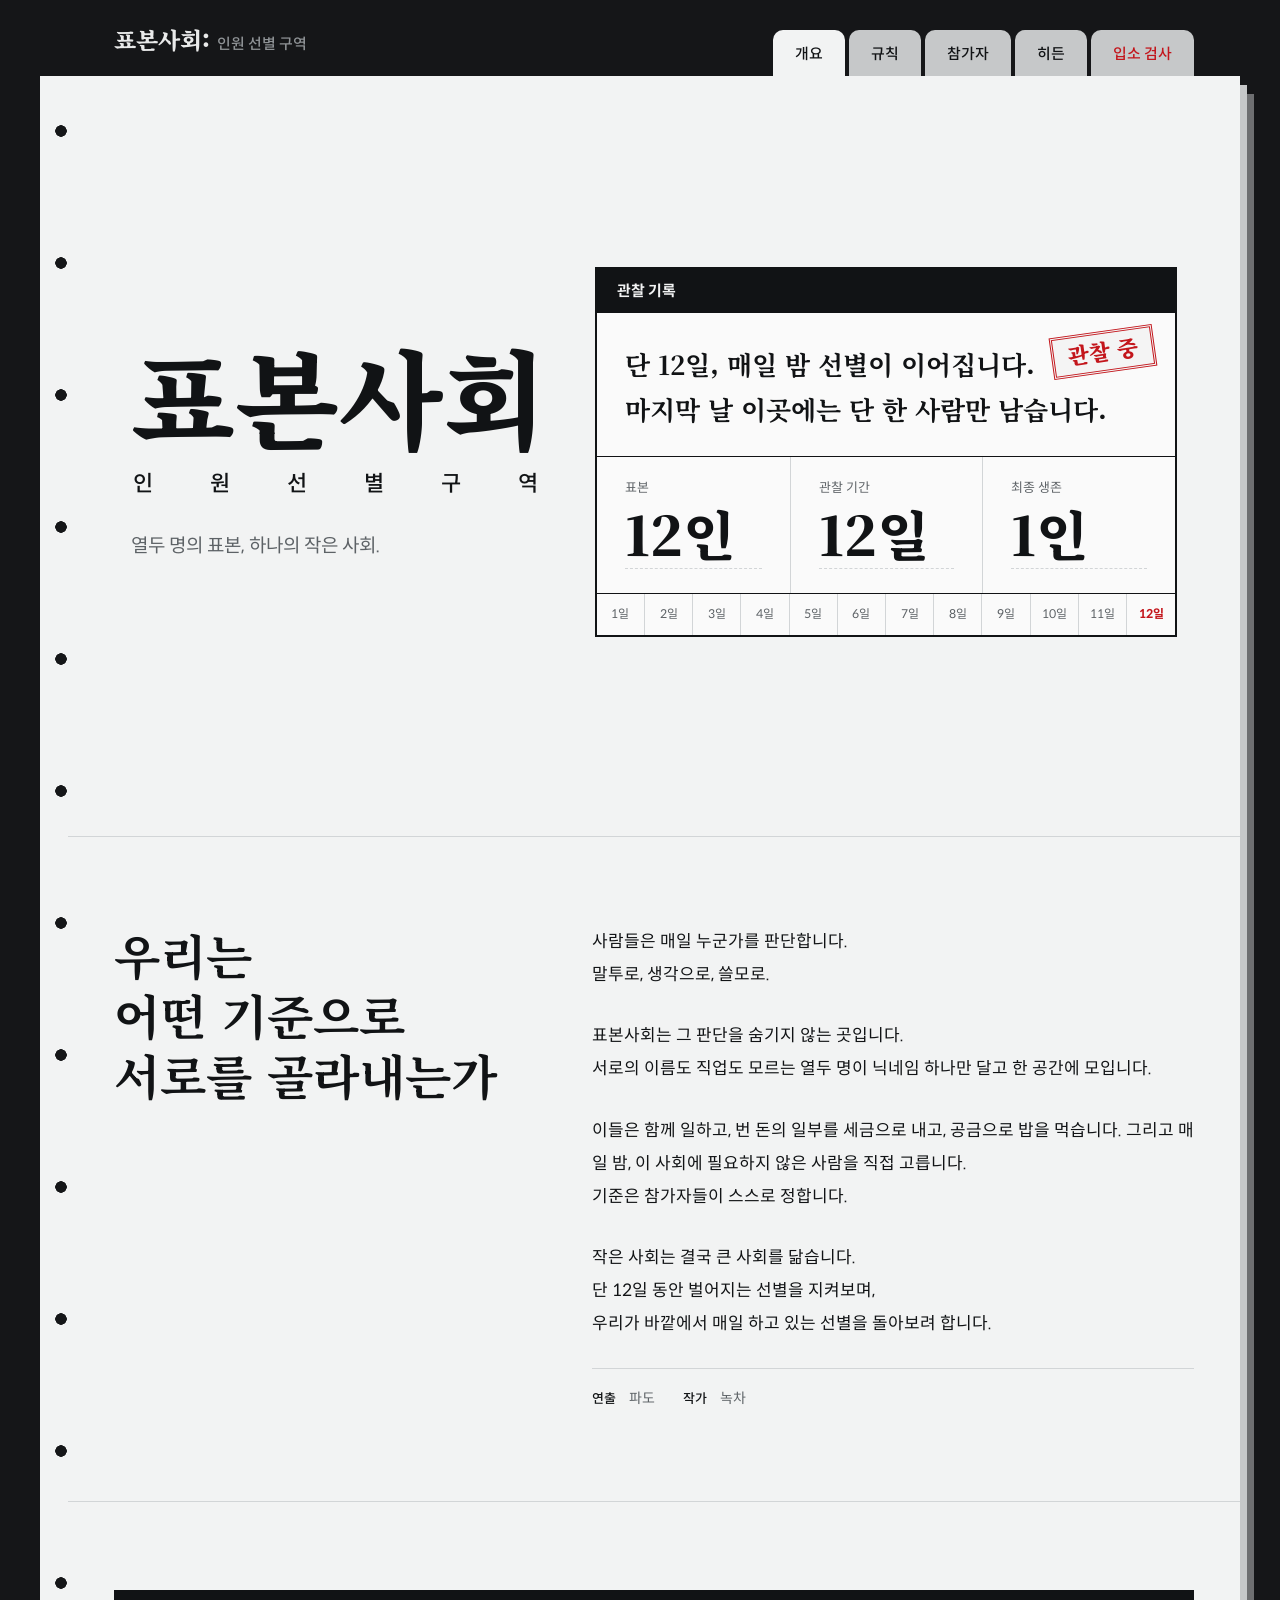
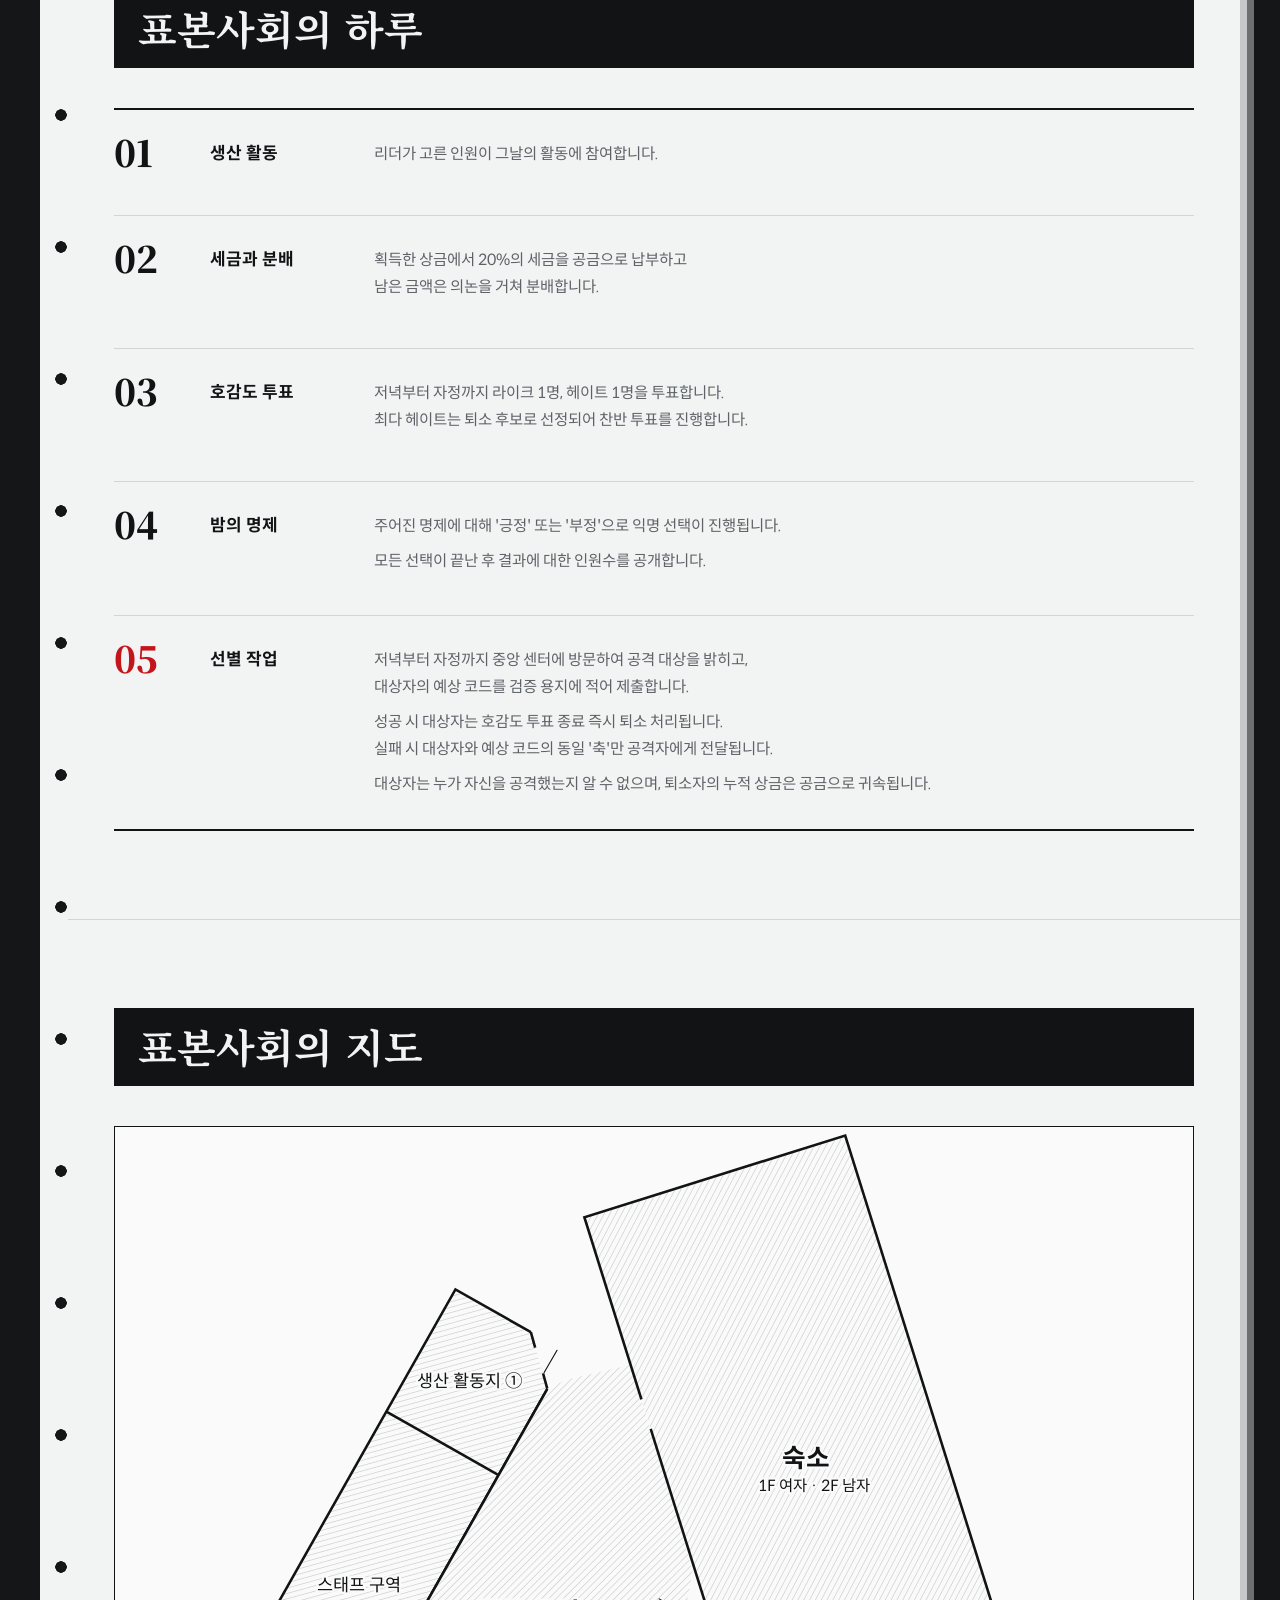
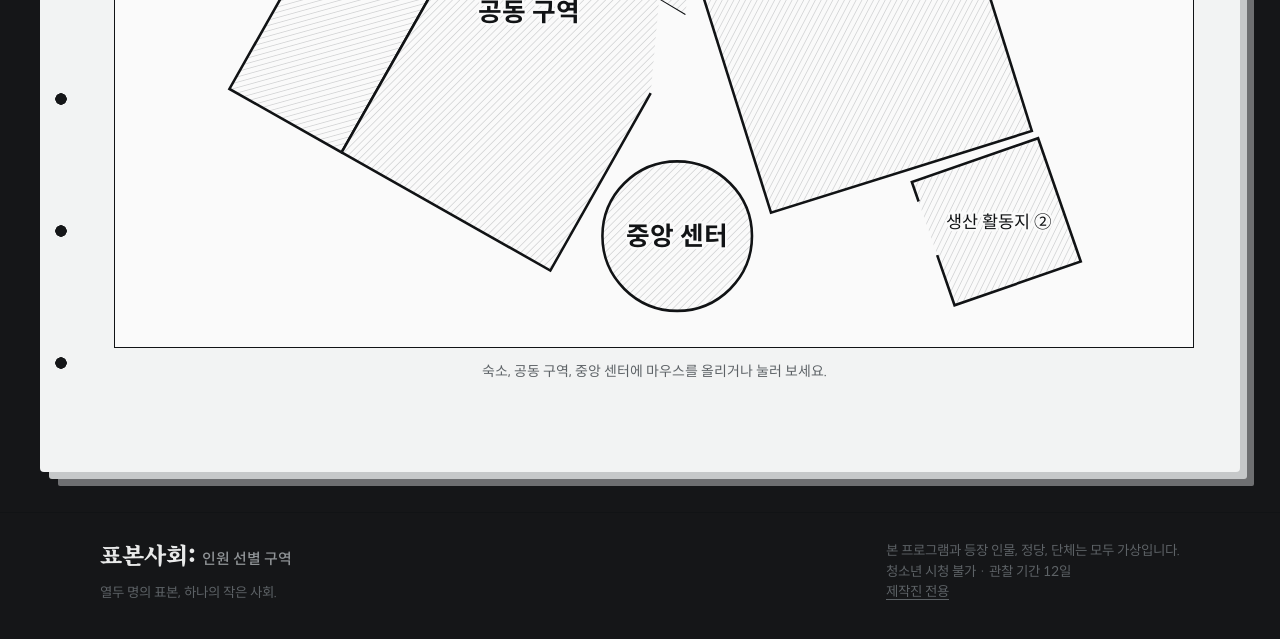
<file: index.html>
<!doctype html><html lang="ko"><head><meta charset=utf-8><meta name=viewport content="width=device-width,initial-scale=1,viewport-fit=cover"><style>/* Hallmark · shape: kept routes, home recomposed · genre: editorial · theme: brand · redesign: full
 * paper: oklch(0.965 0.002 200) · accent: oklch(0.52 0.2 27) · display: Noto Serif KR · body: Spoqa Han Sans Neo · hero: Split, record panel · nav: folder index tabs on the desk, 입소 검사 tab in red · footer: kept · signature: the site as a lab file folder on a dark desk, index tabs as nav, binder holes, black title bars, specimen ID badges
 * axes: cold paper/serif 900/one red · posture: split · contrast: pass · fold: pass · v2.0.0 */
/* Hallmark · pre-emit critique: P3 H3 E3 S3 R3 V3 · weakest: no photographs exist (fictional program), the record panel, the specimen tags and the zone plan carry the page */
/* Hallmark · note: file.css and file.js are generated by port.mjs from the owner participant artifacts, so their tracked labels are left for the next port */
/* Hallmark · reworded 이전 표본, 다음 표본, 메인으로 돌아가기, 참가자로 돌아가기 · removed the glued arrows because gate 63 names them, the words stay */
/* Hallmark · moved the nine rule heads (닉네임 사용, 20%는 사회의 몫 and the rest) into a lead line under their tag, which became the head · gate 54 named the tags as eyebrows */
/* Hallmark · waive 39b · button.tube is a 168px specimen tag card that opens the 참가자 interview dialog · a whole card is the target, not a marketing button */
/* Hallmark · dismissed F19 · the owner set the weight ladder for 표본사회: hero and names 900, section heads 700, card heads 600, body 400 and 500 */
/* Hallmark · waive 44c · the hero holds 표본사회 and the record panel of 12인, 12일, 1인, centred in one screen · a cover screen for the program, the owner removed the teaser so nothing larger exists to fill it */
/* Hallmark · waive 79 · equal space above and below the centred 표본사회 cover keeps the first screen a single composed page · the space is the centring of the cover, not a gap left by missing content */
/* Hallmark · dropped the 매일 밤 탈락 최대 3 figure from the hero panel · the owner asked for 표본 수, 관찰 기간 and 최종 생존 only */
/* Hallmark · dropped the 히든 롤 label over its head · the nav item of the same name already leads there */
/* Hallmark · dropped every hero button and the 참가자 card hint line · the owner asked for a cover without actions, the 입소 검사 tab carries the job */
:root{color-scheme:light;box-sizing:border-box;padding-top:env(safe-area-inset-top,0px);padding-bottom:env(safe-area-inset-bottom,0px)}html{scroll-padding-top:env(safe-area-inset-top,0px)}body{margin:0;padding:0;font:14px -apple-system,BlinkMacSystemFont,sans-serif}img{max-width:100%}[hidden]:not([hidden=until-found i]){display:none!important}</style><title>표본사회: 인원 선별 구역</title><meta name="description" content="열두 명의 표본, 하나의 작은 사회. 표본사회: 인원 선별 구역"></head><body>
<link rel="preconnect" href="https://fonts.googleapis.com">
<link rel="stylesheet" href="https://fonts.googleapis.com/css2?family=Noto+Serif+KR:wght@400;600;700;900&display=swap">
<style>@font-face{font-family:'Spoqa Han Sans Neo';font-weight:400;font-display:swap;src:url('fonts/SpoqaHanSansNeo-Regular.woff2') format('woff2')}@font-face{font-family:'Spoqa Han Sans Neo';font-weight:500;font-display:swap;src:url('fonts/SpoqaHanSansNeo-Medium.woff2') format('woff2')}@font-face{font-family:'Spoqa Han Sans Neo';font-weight:700;font-display:swap;src:url('fonts/SpoqaHanSansNeo-Bold.woff2') format('woff2')}
:root{--k-night:#0C0D0E;--k-night-2:#151617;--k-snow:#EDEEEE;--k-ash:#8F9396;--k-night-line:#2A2C2E;--k-red-hi:#E5484D;--k-night-red:#221617;--k-blood-hi:#B5161C;--k-paper:#F2F3F3;--k-paper-2:#FAFAFA;--k-ink:#111315;--k-slate:#5D6266;--k-rule:#D2D5D7;--k-red:#C3161C;--k-blush:#F3DEDD;--k-blood:#7A0B0E;--k-dark:#0E0F10;--k-dark-2:#161718;--k-fog:#E9EAEA;--k-dark-muted:#979B9E;--k-dark-line:#2B2D2F;--k-dark-tint:#1D1F21;--k-tint:#E6E8E9}
:root{
  --bg:var(--k-paper); --paper:var(--k-paper-2); --ink:var(--k-ink); --muted:var(--k-slate); --line:var(--k-rule);
  --accent:var(--k-ink); --accent-ink:var(--k-paper-2); --stamp:var(--k-red); --tint:var(--k-tint);
  --blood:var(--k-blood); --scrim:rgb(10 11 12 / .6);
  --plan-bg:#2A2A2A; --plan-room:#333333; --plan-wet:#3D3D3D; --plan-line:#8C8C8C; --plan-wall:#9B9B9B;
  --plan-book:#6F6F6F; --plan-soft:#BDBDBD; --plan-text:#C4C4C4; --plan-dash:#C2C2C2; --plan-mark:#D0D0D0;
  --plan-hi:#E0E0E0; --plan-title:#ECECEC; --plan-name:#F0F0F0; --plan-sub:#A8A8A8;
  --display:"Noto Serif KR","Nanum Myeongjo",serif;
  --body:"Spoqa Han Sans Neo","Apple SD Gothic Neo","Malgun Gothic",sans-serif;
  --mono:var(--body);
  --head-h:64px;
}
@media (prefers-color-scheme: dark){:root:not([data-theme="light"]){
  --bg:var(--k-dark); --paper:var(--k-dark-2); --ink:var(--k-fog); --muted:var(--k-dark-muted); --line:var(--k-dark-line);
  --accent:var(--k-fog); --accent-ink:var(--k-dark); --stamp:var(--k-red-hi); --tint:var(--k-dark-tint); color-scheme:dark}}
:root[data-theme="dark"]{
  --bg:var(--k-dark); --paper:var(--k-dark-2); --ink:var(--k-fog); --muted:var(--k-dark-muted); --line:var(--k-dark-line);
  --accent:var(--k-fog); --accent-ink:var(--k-dark); --stamp:var(--k-red-hi); --tint:var(--k-dark-tint); color-scheme:dark}
*{box-sizing:border-box}
html,body{overflow-x:clip}
html{scroll-behavior:smooth}
@media (prefers-reduced-motion:reduce){html{scroll-behavior:auto}}
body{background:var(--bg);color:var(--ink);font-family:var(--body);font-size:16px;line-height:1.7;margin:0;word-break:normal;overflow-wrap:anywhere;line-break:strict;-webkit-text-size-adjust:100%}
button,input,textarea,dialog,table{word-break:inherit;overflow-wrap:inherit}
h1,h2,h3{font-weight:700;margin:0;overflow-wrap:break-word;min-width:0}
p{margin:0}
a{color:inherit}
.container{max-width:1120px;margin:0 auto;padding-inline:20px}
.label{font-family:var(--body);font-size:13px;letter-spacing:0;color:var(--muted)}
button{font:inherit;color:inherit}
:focus-visible{outline:2px solid var(--stamp);outline-offset:2px}

/* header */
.site-head{position:sticky;top:env(safe-area-inset-top,0px);z-index:20;background:color-mix(in srgb,var(--bg) 90%,transparent);backdrop-filter:blur(10px);border-bottom:1px solid var(--ink)}
.head-row{height:var(--head-h);display:flex;align-items:center;justify-content:space-between;gap:16px}
.brand{display:inline-flex;align-items:baseline;gap:.45em;line-height:1.2;text-decoration:none;color:var(--ink);white-space:nowrap}
.brand b{font-family:var(--display);font-weight:900;font-size:clamp(19px,5vw,23px);color:var(--ink)}
.brand span{font-family:var(--body);font-weight:500;font-size:clamp(13px,3.4vw,15px);color:var(--muted)}
.nav{display:flex;align-items:center;gap:4px}
.nav button{display:block;text-align:center;font-size:15px;padding:8px 16px;border:0;background:none;cursor:pointer;color:var(--muted);box-shadow:inset 0 -2px 0 transparent}
.nav button:hover{color:var(--ink)}
.nav button.on{color:var(--ink);font-weight:500;box-shadow:inset 0 -2px 0 var(--stamp)}
.nav .nav-cta{margin-left:12px;background:var(--ink);color:var(--bg);font-weight:500;padding:8px 18px}
.nav .nav-cta:hover{background:var(--stamp);color:var(--paper)}
.nav .nav-cta.on{background:var(--stamp);color:var(--paper);box-shadow:none}
.menu-btn{display:none;background:none;border:1px solid var(--ink);width:42px;height:38px;cursor:pointer;align-items:center;justify-content:center}
.menu-btn svg{width:20px;height:20px;stroke:var(--ink)}
.mobile-nav{border-top:1px solid var(--line);padding-block:8px 16px}
.mobile-nav button{display:block;width:100%;text-align:left;padding:12px 4px;border:0;border-bottom:1px solid var(--line);background:none;font-size:16px;cursor:pointer}
.mobile-nav button.on{color:var(--stamp);font-weight:500}
@media (max-width:820px){.nav{display:none}.menu-btn{display:flex}}
button:active:not(:disabled){transform:translateY(1px)}

/* hidden mode: palette flips, only the hidden-role section shows */
body.hidden-mode{
  --bg:var(--k-night); --paper:var(--k-night-2); --ink:var(--k-snow); --muted:var(--k-ash); --line:var(--k-night-line);
  --accent:var(--k-red-hi); --accent-ink:var(--k-night); --stamp:var(--k-red-hi); --tint:var(--k-night-red); --blood:var(--k-blood-hi);
}
@media (prefers-color-scheme: dark){:root:not([data-theme="light"]) body.hidden-mode{
  --bg:var(--k-paper); --paper:var(--k-paper-2); --ink:var(--k-ink); --muted:var(--k-slate); --line:var(--k-rule);
  --accent:var(--k-red); --accent-ink:var(--k-paper-2); --stamp:var(--k-red); --tint:var(--k-blush); --blood:var(--k-blood); color-scheme:light}}
:root[data-theme="dark"] body.hidden-mode{
  --bg:var(--k-paper); --paper:var(--k-paper-2); --ink:var(--k-ink); --muted:var(--k-slate); --line:var(--k-rule);
  --accent:var(--k-red); --accent-ink:var(--k-paper-2); --stamp:var(--k-red); --tint:var(--k-blush); --blood:var(--k-blood); color-scheme:light}
body{transition:background-color .4s,color .4s}
@media (prefers-reduced-motion:reduce){body{transition:none}}
section[data-page]{animation:pagein .35s ease}
@keyframes pagein{from{opacity:.4;transform:translateY(6px)}to{opacity:1;transform:none}}
@media (prefers-reduced-motion:reduce){section[data-page]{animation:none}}
.page-first{border-top:0 !important}
#shadow{min-height:calc(100vh - var(--head-h) - 140px);display:grid;align-content:center}
#shadow[hidden]{display:none}
.back{margin-top:24px;background:none;border:1px solid var(--ink);padding:10px 18px;cursor:pointer;font-size:15px}
.back:hover{background:var(--ink);color:var(--bg)}
.back-bottom{margin-top:48px}

/* hero: title + record panel */
.hero{padding-block:80px 88px}
@media (min-width:861px){.hero{min-height:min(calc(100svh - var(--head-h)),760px);display:grid;align-content:center}}
.hero-grid{display:grid;grid-template-columns:minmax(0,5fr) minmax(0,7fr);gap:48px;align-items:center}
.hero h1{font-family:var(--display);font-weight:900;font-size:clamp(64px,8.4vw,112px);line-height:1}
.title-block{display:inline-grid;justify-items:stretch}
.hero .sub{display:flex;justify-content:space-between;font-family:var(--body);font-weight:500;font-size:clamp(17px,2vw,22px);color:var(--ink);margin-top:16px;padding-inline:.12em .4em}
.tagline{font-size:clamp(17px,1.8vw,19px);margin-top:28px;color:var(--muted)}
.cta{display:flex;flex-wrap:wrap;gap:10px;margin-top:32px}
.btn{display:inline-flex;align-items:center;justify-content:center;min-height:48px;padding:0 24px;background:none;cursor:pointer;text-decoration:none;font-weight:500;font-size:16px;border:1px solid var(--ink);color:var(--ink)}
.btn:hover{background:var(--ink);color:var(--bg)}
.btn-primary{background:var(--ink);color:var(--bg)}
.btn-primary:hover{background:var(--stamp);border-color:var(--stamp);color:var(--paper)}
@media (max-width:860px){.hero{padding-block:40px 48px}.hero-grid{grid-template-columns:minmax(0,1fr);gap:32px}.tagline{margin-top:20px}.cta{margin-top:24px}}

/* record panel (hero right) */
.record{border:1px solid var(--ink);background:var(--paper)}
.record-line{padding:28px 28px 24px;border-bottom:1px solid var(--ink);font-family:var(--display);font-weight:700;font-size:clamp(20px,2.1vw,26px);line-height:1.75}
.stats{display:grid;grid-template-columns:repeat(3,minmax(0,1fr));margin:0}
.stats div{display:grid;gap:4px;padding:20px 28px 24px;border-left:1px solid var(--line)}
.stats div:first-child{border-left:0}
.stats dt{font-size:13px;color:var(--muted)}
.stats dd{margin:0;font-family:var(--display);font-weight:900;font-size:clamp(36px,4.2vw,56px);line-height:1.1;font-variant-numeric:tabular-nums;white-space:nowrap}
.days{display:grid;grid-template-columns:repeat(12,minmax(0,1fr));border-top:1px solid var(--ink)}
.days>span{font-size:12px;text-align:center;padding:10px 0;border-right:1px solid var(--line);color:var(--muted);font-variant-numeric:tabular-nums}
.days>span:last-child{border-right:0;color:var(--stamp);font-weight:700}
@media (max-width:640px){.record-line{padding:20px 18px;font-size:18px}.stats div{padding:16px 18px 18px}.days>span{font-size:10.5px}}

/* sections */
.sec{padding-block:88px;border-top:1px solid var(--line);scroll-margin-top:var(--head-h)}
.sec-head{display:grid;gap:12px;margin-bottom:40px}
.sec-head h2{font-family:var(--display);font-size:clamp(30px,4vw,44px);line-height:1.2}
.sec-head p{color:var(--muted)}
@media (max-width:640px){.sec{padding-block:64px}.sec-head{margin-bottom:28px}}

/* intro: statement left, text right */
.intro-grid{display:grid;grid-template-columns:minmax(0,5fr) minmax(0,7fr);gap:48px;align-items:start}
.intro-grid h2{font-family:var(--display);font-size:clamp(30px,4vw,48px);line-height:1.25}
.intro-grid p+p{margin-top:28px}
.intro-body{font-size:17px;line-height:1.95}
.facts{background:var(--paper);border:1px solid var(--line);align-self:start}
.facts div{display:grid;grid-template-columns:6.5em 1fr;gap:12px;padding:14px 18px;border-bottom:1px solid var(--line);font-size:15px}
.facts div:last-child{border-bottom:0}
.facts dt{color:var(--muted)}
.facts dd{margin:0;min-width:0}
.num{font-family:var(--mono);font-variant-numeric:tabular-nums}
@media (max-width:860px){.intro-grid{grid-template-columns:minmax(0,1fr);gap:24px}}

/* rules tabs */
.tabs{display:flex;flex-wrap:wrap;gap:0;border-bottom:1px solid var(--ink)}
.tab{background:none;border:0;padding:12px 20px;cursor:pointer;font-size:16px;color:var(--muted);border-bottom:3px solid transparent;margin-bottom:-1px;white-space:nowrap}
.tab:hover{color:var(--ink)}
.tab[aria-selected="true"]{color:var(--ink);border-bottom-color:var(--stamp);font-weight:500}
.panel{display:grid;grid-template-columns:repeat(auto-fit,minmax(260px,1fr));gap:16px;padding-top:24px}
.rule{background:var(--paper);border:1px solid var(--line);padding:24px;display:grid;gap:8px;align-content:start}
.rule h3{font-family:var(--body);font-weight:500;font-size:15px;color:var(--muted)}
.price{margin:4px 0;display:grid;border-top:1px solid var(--line)}
.price>dt{font-size:13px;color:var(--muted);padding:8px 0 4px}
.price div{display:flex;justify-content:space-between;gap:16px;padding:6px 0;border-top:1px solid var(--line)}
.price div dt{color:var(--muted)}
.price dd{margin:0;font-family:var(--mono);font-variant-numeric:tabular-nums}
.rule-lead{font-family:var(--display);font-weight:600;font-size:23px;line-height:1.35;color:var(--ink)}
.hl{color:var(--stamp);font-weight:500}
strong.hl{font-weight:700}

/* flow: the day */
.flow{list-style:none;margin:0;padding:0;display:grid;grid-template-columns:repeat(5,minmax(0,1fr));counter-reset:s;border-top:1px solid var(--ink);border-bottom:1px solid var(--ink)}
.flow li{counter-increment:s;padding:24px 20px 28px;border-right:1px solid var(--line);display:grid;gap:8px;align-content:start;min-width:0}
.flow li:first-child{padding-left:0}
.flow li:last-child{border-right:0;padding-right:0}
.flow li::before{content:counter(s,decimal-leading-zero);font-family:var(--display);font-weight:900;font-size:40px;line-height:1;color:var(--ink);margin-bottom:8px}
.flow li:last-child::before{color:var(--stamp)}
.flow b{font-weight:700;font-size:17px}
.flow p{font-size:14.5px;color:var(--muted)}
@media (max-width:900px){.flow{grid-template-columns:minmax(0,1fr)}.flow li,.flow li:first-child,.flow li:last-child{padding:20px 0;border-right:0;border-bottom:1px solid var(--line);grid-template-columns:3.4em 1fr}.flow li::before{grid-row:span 2;font-size:30px}.flow li:last-child{border-bottom:0}}

/* code decoder */
.decoder{background:var(--paper);border:1px solid var(--ink);padding:24px;display:grid;gap:20px}
@media (min-width:821px){.decoder{grid-template-columns:auto minmax(0,1fr);gap:20px 40px;padding:28px 32px}.decoder>.label{grid-column:1/-1}.decoder .axis-note{border-top:0;border-left:1px solid var(--line);padding:0 0 0 40px;min-height:0;align-self:stretch}}
.code-row{display:flex;flex-wrap:nowrap;gap:8px;align-items:center}
.slot{font-family:var(--mono);font-size:30px;width:54px;height:62px;display:grid;place-items:center;border:1px solid var(--line);background:var(--bg);line-height:1}
button.slot{cursor:pointer}
button.slot:hover{border-color:var(--ink)}
button.slot[aria-pressed="true"]{background:var(--accent);color:var(--accent-ink);border-color:var(--accent)}
.code-rows{display:grid;grid-template-columns:auto 1fr;gap:8px 14px;align-items:center}
.row-label{font-family:var(--body);font-size:13px;color:var(--muted)}
.num-row .slot{color:var(--muted)}
.num-row .slot.on{color:var(--stamp);border-color:var(--stamp);background:var(--paper)}
.sep{font-family:var(--mono);font-size:26px;color:var(--muted);padding-inline:2px}
.axis-note{min-height:6em;border-top:1px solid var(--line);padding-top:16px;display:grid;gap:4px;align-content:start}
.axis-note strong{font-weight:500;font-size:18px}
.axis-note strong small{margin-left:8px;font-size:13px;font-weight:400;color:var(--muted)}
.axis-note .ini{color:var(--stamp)}
.str-key{grid-column:1/-1;border-top:1px solid var(--line);padding-top:20px;display:grid;gap:10px}
.str-key dl{margin:0;display:grid;gap:6px}
.str-key dl div{display:grid;grid-template-columns:2em minmax(0,1fr);align-items:baseline}
.str-key dt{font-family:var(--mono);font-size:18px;color:var(--muted)}
.str-key dd{margin:0;line-height:1.6;color:var(--muted)}
.str-key .on dt{color:var(--stamp)}
.str-key .on dd{color:var(--ink)}
.credits{display:flex;flex-wrap:wrap;gap:4px 28px;margin-top:32px;padding-top:16px;border-top:1px solid var(--line);font-size:14px;color:var(--muted)}
.credits b{font-weight:500;font-size:13px;color:var(--ink);margin-right:10px}
.side-tabs{display:flex;gap:6px;flex-wrap:wrap;margin-block:2px 4px}
.side-tab{font-family:var(--body);font-size:13px;padding:5px 12px;border:1px solid var(--line);background:var(--bg);color:var(--ink);cursor:pointer}
.side-tab b{font-family:var(--mono);font-weight:500;color:var(--stamp)}
.side-tab:hover{border-color:var(--ink)}
.side-tab[aria-selected="true"]{background:var(--accent);color:var(--accent-ink);border-color:var(--accent)}
.side-tab[aria-selected="true"] b{color:inherit}
@media (max-width:420px){.slot{width:44px;height:54px;font-size:24px}}

/* zones */
.zmap{margin:0}
.zmap-art{width:100%;aspect-ratio:1740/1590;max-height:822px;border:1px solid var(--ink);background:var(--paper);--hatch:color-mix(in srgb,var(--muted) 55%,var(--paper))}
.zmap-art svg{display:block;width:100%;height:100%}
.zmap-art .bg{fill:var(--paper)}
.zhint{margin:12px 0 0;color:var(--muted);font-size:14px;text-align:center}
.zmap-art .ar,.zmap-art .ar2{fill:url(#hx);stroke:none;transition:fill .2s}
.zmap-art .wl{fill:none;stroke:var(--ink);stroke-width:5;stroke-linejoin:miter;transition:stroke .2s}
.zmap-art .th{fill:none;stroke:var(--ink);stroke-width:1.6}
.zmap-art .fu,.zmap-art .rm{fill:var(--paper);stroke:var(--ink);stroke-width:2}
.zmap-art .bt{fill:var(--tint);stroke:var(--ink);stroke-width:1.6}
.zmap-art .tv{fill:var(--ink)}
.zmap-art .bk{fill:var(--muted)}
.zmap-art .mb{fill:var(--paper);stroke:var(--ink);stroke-width:3}
.zmap-art .mn,.zlegend .mn{stroke:var(--ink);stroke-width:5;stroke-linecap:round;fill:none}
.zmap-art .wbd,.zlegend .wbd{stroke:var(--ink);stroke-width:5;stroke-dasharray:10 6;fill:none}
.zmap-art .mg{fill:var(--paper);stroke:var(--ink);stroke-width:2}
.zmap-art .ds{fill:none;stroke:var(--ink);stroke-width:2;stroke-dasharray:12 9}
.zmap-art .gate{fill:none;stroke:var(--ink);stroke-width:2.2;stroke-linecap:round;stroke-linejoin:round}
.zmap-art .gl{fill:none;stroke:var(--ink);stroke-width:3;stroke-linejoin:round}
.zr:hover .gl{stroke:var(--stamp)}
.zmap-art .arw{fill:none;stroke:var(--muted);stroke-width:4;stroke-linecap:round;stroke-linejoin:round}
.zmap-art .stat{transition:opacity .2s}
.zr{cursor:pointer;outline:none;transition:opacity .2s}
.zmap-art:has(.zr:hover) .zr:not(:hover),.zmap-art:has(.zr:hover) .stat,.zmap-art:has(.zr:focus-visible) .zr:not(:focus-visible),.zmap-art:has(.zr:focus-visible) .stat{opacity:.3}
.zr:hover .ar,.zr:focus-visible .ar{fill:color-mix(in srgb,var(--stamp) 18%,var(--paper))}
.zr:hover .wl,.zr:focus-visible .wl{stroke:var(--stamp)}
.zr:focus-visible .wl{stroke-width:9}
.zmap-art text{font-family:var(--body);text-anchor:middle;pointer-events:none;fill:var(--ink);paint-order:stroke;stroke:var(--paper);stroke-width:9px;stroke-linejoin:round}
.zmap-art .zn{font-size:50px;font-weight:700}
.zmap-art .zs{font-size:34px}
.zmap-art .zs2{font-size:30px}
@media (max-width:640px){.zmap-art .zn{font-size:76px}.zmap-art .zs,.zmap-art .zs2{font-size:52px}}
.zlegend{list-style:none;margin:0;padding:0;display:flex;flex-wrap:wrap;gap:6px 16px;font-size:13px;color:var(--muted)}
.zlegend li{display:flex;align-items:center;gap:6px}
.zlegend svg{width:24px;height:12px;flex:none}
.zlegend .tv{fill:var(--ink)}.zlegend .bk{fill:var(--muted)}.zlegend .mb{fill:var(--paper);stroke:var(--ink);stroke-width:1.5}.zlegend .bt{fill:var(--tint);stroke:var(--ink);stroke-width:1}
.zlegend .mn{stroke-width:3}.zlegend .wbd{stroke-width:3;stroke-dasharray:4 2}
.zdlg .zpl{aspect-ratio:auto;border:1px solid var(--line);display:grid;place-items:center;background:var(--plan-bg)}
.zdlg .zpl svg{width:100%;height:auto;max-height:min(62vh,62dvh)}
.zdlg .zpl .pw{stroke-width:5}.zdlg .zpl .pd{stroke-width:1.6}.zdlg .zpl .pf{stroke-width:1.8}
.zdlg .zpl .qn{fill:none}.zdlg .zpl .qrm{fill:var(--plan-room);stroke:var(--plan-line);stroke-width:1.6}
.zdlg .zpl .qbt{fill:var(--plan-wet);stroke:var(--plan-line);stroke-width:1.4}
.zdlg .zpl .qbk{fill:var(--plan-book)}.zdlg .zpl .qmb{fill:none;stroke:var(--plan-mark);stroke-width:2.5}
.zdlg .zpl .qmn{stroke:var(--plan-hi);stroke-width:4;stroke-linecap:round;fill:none}
.zdlg .zpl .qwb{stroke:var(--plan-mark);stroke-width:4;stroke-dasharray:9 5;fill:none}
.zdlg .zpl .qmg{fill:none;stroke:var(--plan-line);stroke-width:1.8}
.zdlg .zpl .qgate{fill:none;stroke:var(--plan-soft);stroke-width:2;stroke-linecap:round;stroke-linejoin:round}.zdlg .zpl .qgl{fill:none;stroke:var(--plan-hi);stroke-width:2}
.zdlg .zpl .pdash{stroke-width:1.6;stroke-dasharray:10 8}
.zdlg .zpl .pl3{fill:var(--plan-name);font-family:var(--body);font-size:19px;font-weight:500;text-anchor:middle}
.zdlg .zpl .pl2{fill:var(--plan-text);font-family:var(--body);font-size:var(--fs);text-anchor:middle}
.zdlg .zpl[hidden],.zlegend[hidden]{display:none}
.zdlg h3{font-family:var(--display);font-size:clamp(28px,6vw,36px)}
.zlist[hidden]{display:none}.zlist{margin:0;padding:0;list-style:none;display:flex;flex-wrap:wrap;gap:6px}
.zlist li{border:1px solid var(--line);padding:2px 10px;font-size:14px;color:var(--muted)}
.zone-art{aspect-ratio:4/3;max-width:100%;border-bottom:1px solid var(--line);overflow:hidden;background:var(--plan-bg)}
.zone-art svg{display:block;width:100%;height:100%}
.zone-art .bg{fill:var(--plan-bg)}
.zone-art .pw{stroke:var(--plan-wall);stroke-width:4.5;fill:none;stroke-linecap:butt;stroke-linejoin:miter}
.zone-art .pf{stroke:var(--plan-line);stroke-width:.8;fill:none}
.zone-art .pfill{fill:var(--plan-line);stroke:none}
.zone-art .pd{stroke:var(--plan-line);stroke-width:.8;fill:none}
.zone-art .pdash{stroke:var(--plan-dash);stroke-width:.8;stroke-dasharray:3 3;fill:none}
.zone-art .pl{fill:var(--plan-text);font-family:var(--body);font-size:7px;text-anchor:middle;word-break:normal}
.zone-art .pt{fill:var(--plan-title);font-family:var(--body);font-size:12px}
.zone-art .ps{fill:var(--plan-sub);font-family:var(--body);font-size:6.5px}
.zone-body{padding:20px;display:grid;gap:8px}
.zone h3{font-family:var(--display);font-weight:600;font-size:24px}

/* cast: specimen tags */
.cast{display:grid;grid-template-columns:repeat(6,minmax(0,1fr));gap:0;border-top:1px solid var(--ink);border-left:1px solid var(--ink)}
.tube{background:var(--paper);border:0;border-right:1px solid var(--ink);border-bottom:1px solid var(--ink);padding:16px 16px 18px;display:grid;gap:10px;grid-template-rows:auto 1fr auto;min-height:168px;text-align:left;cursor:pointer;transition:background-color .15s,color .15s}
.tube:hover{background:var(--ink);color:var(--bg)}
.tube:hover .no,.tube:hover .code{color:inherit}
.tube .no{font-size:13px;color:var(--muted);display:flex;justify-content:space-between;align-items:center;gap:6px;font-variant-numeric:tabular-nums}
.tube .nick{font-family:var(--display);font-weight:600;font-size:clamp(26px,2.6vw,32px);line-height:1.15;align-self:end}
.tube .code{font-family:var(--mono);font-size:12px;color:var(--muted)}
@media (max-width:1000px){.cast{grid-template-columns:repeat(4,minmax(0,1fr))}}
@media (max-width:640px){.cast{grid-template-columns:repeat(2,minmax(0,1fr))}.tube{min-height:132px}}
@media (prefers-reduced-motion:reduce){.tube{transition:none}}
.profile{border:1px solid var(--ink);background:var(--paper);color:var(--ink);padding:0;width:clamp(min(520px,calc(100% - 32px)),58%,880px);max-width:calc(100% - 32px);max-height:calc(100dvh - 48px);overflow:auto}
.profile.zdlg{width:clamp(min(520px,calc(100% - 32px)),72%,1180px)}
.profile .p-body{padding:clamp(20px,3vw,40px) clamp(18px,3vw,40px) clamp(24px,3.4vw,44px);gap:clamp(14px,1.8vw,24px)}
.profile::backdrop{background:var(--scrim)}
.profile header{display:flex;justify-content:space-between;align-items:center;padding:12px 16px;border-bottom:1px solid var(--ink)}
.profile header b{font-weight:500;font-size:13px}
.close{background:none;border:1px solid var(--line);width:36px;height:36px;cursor:pointer;font-size:18px;line-height:1}
.close:hover{border-color:var(--ink)}
.p-secret{margin:0 auto 0 14px;padding:4px 0;background:none;border:0;font-size:13px;color:var(--muted);opacity:.45;cursor:pointer;transition:opacity .2s}
.p-secret:hover,.p-secret:focus-visible{opacity:1;color:var(--ink)}
.p-secret:focus-visible{outline:0;text-decoration:underline;text-underline-offset:3px}
.lock{width:min(420px,calc(100% - 32px))}
.lock form{display:grid;gap:12px}
.lock input{ime-mode:disabled;font:inherit;font-family:var(--mono);font-size:18px;letter-spacing:.2em;padding:10px 12px;border:1px solid var(--ink);background:var(--bg);color:var(--ink);width:100%}
.lock .err{min-height:1.5em;font-size:14px;color:var(--stamp)}
.lock .go{justify-self:start;background:var(--ink);color:var(--bg);border:1px solid var(--ink);padding:9px 20px;cursor:pointer;font-size:15px}
.lock .go:hover{background:var(--stamp);border-color:var(--stamp);color:var(--paper)}
.lock .go:disabled{background:var(--tint);border-color:var(--line);color:var(--muted);cursor:wait}
.p-body{padding:28px 24px 32px;display:grid;gap:18px}
.profile .big{font-family:var(--display);font-weight:900;font-size:clamp(44px,10vw,64px);line-height:1}
.profile .q{font-family:var(--display);font-weight:600;font-size:clamp(18px,1.7vw,23px);line-height:1.65;white-space:pre-line}
.p-nav{display:flex;justify-content:space-between;border-top:1px solid var(--ink)}
.p-nav button{flex:1;background:none;border:0;padding:14px;cursor:pointer;font-size:14px;color:var(--muted)}
.p-nav button:first-child{border-right:1px solid var(--line)}
.p-nav button:hover{color:var(--ink);background:var(--tint)}

/* shadow */
.shadow{position:relative;background:var(--paper);border:1px solid var(--ink);padding:40px 36px 36px;overflow:hidden}
.shadow h2{font-family:var(--display);font-size:clamp(28px,4vw,44px);margin-top:8px}
.shadow p{max-width:60ch;margin-top:12px}
.shadow-wrap{position:relative}
.stamp{display:none;position:absolute;z-index:5;top:50%;left:50%;transform:translate(-50%,-50%) rotate(11deg);font-family:var(--display);font-weight:900;font-size:min(6.2vw,14vh,40px);white-space:nowrap;color:var(--blood);border:max(5px,.08em) double var(--blood);padding:.06em .28em .12em;line-height:1.15;opacity:.88;pointer-events:none;text-shadow:0 0 1px var(--blood)}
body.hidden-mode .stamp{display:block}
@media (prefers-color-scheme: dark){:root:not([data-theme="light"]) body.hidden-mode .stamp{mix-blend-mode:multiply}}
:root[data-theme="dark"] body.hidden-mode .stamp{mix-blend-mode:multiply}
@media (max-width:820px){.shadow{padding:32px 20px 24px}}

/* 입소 전 검사 */
.exam{max-width:760px}
.exam-card{background:var(--paper);border:1px solid var(--ink)}
.exam-card header{display:flex;justify-content:space-between;align-items:center;gap:12px;padding:12px 16px;border-bottom:1px solid var(--ink)}
.exam-card header b{font-weight:500;font-size:13px}
.exam-body{padding:clamp(20px,4vw,36px);display:grid;gap:20px}
.exam-rules{list-style:none;margin:0;padding:0;display:grid;border-top:1px solid var(--line)}
.exam-rules li{display:grid;grid-template-columns:4.5em 1fr;gap:12px;padding:12px 0;border-bottom:1px solid var(--line);align-items:baseline}
.exam-rules b{font-family:var(--mono);font-weight:500;color:var(--stamp)}
.exam-form{display:grid;gap:8px}
.exam-row{display:flex;flex-wrap:wrap;gap:10px;align-items:center}
.exam-form input{flex:1 1 220px;min-width:0;font:inherit;font-size:17px;padding:10px 12px;border:1px solid var(--ink);background:var(--bg);color:var(--ink)}
.exam .go{background:var(--ink);color:var(--bg);border:1px solid var(--ink);padding:10px 22px;cursor:pointer;font-size:15px;font-weight:500}
.exam .go:hover:not(:disabled){background:var(--stamp);border-color:var(--stamp);color:var(--paper)}
.exam .go:disabled{background:var(--tint);border-color:var(--line);color:var(--muted);cursor:not-allowed}
.exam .err{min-height:1.5em;font-size:14px;color:var(--stamp)}
.exam-link{justify-self:start;background:none;border:0;padding:4px 0;cursor:pointer;font-size:14px;color:var(--muted);text-decoration:underline;text-underline-offset:3px}
.exam-link:hover:not(:disabled){color:var(--ink)}
.exam-link:disabled{color:var(--line);cursor:default;text-decoration:none}
.exam-bar{display:grid;grid-template-columns:repeat(12,1fr);gap:2px;padding:8px 16px;border-bottom:1px solid var(--line)}
.exam-bar span{height:6px;background:var(--line)}
.exam-bar .done{background:var(--ink)}
.exam-bar .now{background:var(--stamp)}
.exam-q{font-family:var(--display);font-weight:700;font-size:clamp(22px,3.6vw,32px);line-height:1.45;min-height:2.9em}
.scale{display:grid;grid-template-columns:repeat(4,1fr);gap:8px}.scale:focus{outline:0}
.opt{display:grid;gap:4px;justify-items:center;padding:14px 6px;border:1px solid var(--line);background:var(--bg);cursor:pointer;font-size:14px;transition:border-color .15s,background-color .15s}
.opt b{font-family:var(--mono);font-weight:500;font-size:20px;color:var(--muted)}
.opt:hover{border-color:var(--ink)}
.opt[aria-checked="true"]{background:var(--ink);border-color:var(--ink);color:var(--bg)}
.opt[aria-checked="true"] b{color:inherit}
.exam-nav{display:flex;justify-content:space-between;align-items:center;gap:12px;flex-wrap:wrap}
@media (max-width:560px){.exam-body{gap:14px}.exam-rules li{grid-template-columns:3.6em 1fr}.exam-q{font-size:min(20px,calc((100vw - 84px) / 21.6));min-height:0}.scale{grid-template-columns:1fr;gap:6px}.opt{grid-template-columns:2em 1fr;justify-items:start;align-items:center;padding:10px 14px;text-align:left}.opt b{font-size:18px}.exam-nav .label{display:none}}
.exam .code-box{display:grid;gap:12px}
.exam .code-rows{row-gap:30px}
.exam .slot{position:relative;transition:color .2s,border-color .2s}
.exam .slot.letter.on{color:var(--stamp);border-color:var(--stamp)}
.exam .num-row .slot.on{color:var(--ink)}
.exam .slot small{position:absolute;bottom:-23px;left:0;right:0;font-family:var(--body);font-size:11px;color:var(--muted);text-align:center}
.result .exam-body{gap:32px}
.result-stack{display:grid;gap:24px}
/* 결과 막대 그래프 */
.exam:has(.result-stack){max-width:none}
.res-chart{display:grid;gap:20px;width:100%}
.rc-code{font-family:var(--display);font-weight:900;font-size:clamp(40px,7vw,56px);line-height:1;text-align:center;color:var(--ink)}
.rc-rows{display:grid;gap:14px}
.rc-row{display:grid;gap:4px}
.rc-top{display:grid;grid-template-columns:1fr auto 1fr;gap:8px;align-items:baseline;font-size:11px;color:var(--muted)}
.rc-top span:first-child{padding-left:13px}
.rc-top span:last-child{text-align:right;padding-right:13px}
.rc-top b{font-size:12.5px;font-weight:500;color:var(--ink)}
.rc-bar{position:relative;display:flex;justify-content:space-between;align-items:center;height:48px;padding:0 18px;border-radius:999px;overflow:hidden;background:var(--tint)}
.rc-fill{position:absolute;top:0;bottom:0;width:calc(50% * var(--s) / 3);transition:transform .5s cubic-bezier(.2,.8,.2,1)}
/* 빨강 그라데이션은 가운데~끝(강도 3) 전체 길이 기준, 막대는 강도만큼 잘라 보여 줌
   1·3축: 가운데 진하고 끝으로 갈수록 흰색 / 2·4축: 가운데 흰색이고 끝으로 갈수록 진하게 */
.rc-row{--g:var(--paper),var(--stamp)}
.rc-row:nth-child(1),.rc-row:nth-child(3){--g:var(--stamp),var(--tint)}
.rc-fill{background-size:calc(300% / var(--s)) 100%;background-repeat:no-repeat}
.rc-row[data-side="l"] .rc-fill{right:50%;transform-origin:right center;border-radius:999px 0 0 999px;background-image:linear-gradient(to left,var(--g));background-position:right center}
.rc-row[data-side="r"] .rc-fill{left:50%;transform-origin:left center;border-radius:0 999px 999px 0;background-image:linear-gradient(to right,var(--g));background-position:left center}
.rc-n{color:var(--ink)!important}
.rc-anim .rc-row:not(.on) .rc-fill{transform:scaleX(0)}
.rc-anim .rc-row .rc-n{transition:opacity .2s .35s}
.rc-anim .rc-row:not(.on) .rc-n{opacity:0}
.rc-pole{position:relative;z-index:1;font-family:var(--display);font-weight:900;font-size:22px;color:var(--ink)}
.rc-n{position:absolute;z-index:1;top:50%;font-family:var(--mono);font-weight:700;font-size:16px;color:var(--paper)}
.rc-row[data-side="l"] .rc-n{right:calc(50% + 16px);transform:translateY(-50%)}
.rc-row[data-side="r"] .rc-n{left:calc(50% + 16px);transform:translateY(-50%)}
.rc-scale{position:relative;height:16px;font-family:var(--mono);font-size:11px;color:var(--muted)}
.rc-scale span{position:absolute;top:0;transform:translateX(-50%)}
.rc-scale span:nth-child(1){left:0;transform:none}.rc-scale span:nth-child(2){left:16.667%}.rc-scale span:nth-child(3){left:33.333%}
.rc-scale span:nth-child(4){left:66.667%}.rc-scale span:nth-child(5){left:83.333%}.rc-scale span:nth-child(6){left:auto;right:0;transform:none}
.rc-total{text-align:center;font-family:var(--mono);font-size:20px;color:var(--muted)}
.rc-total b{font-family:var(--display);font-weight:900;font-size:30px;color:var(--ink);margin-left:6px}
@media (prefers-reduced-motion:reduce){.rc-fill,.rc-n{transition:none!important}}
@media (max-width:640px){.rc-bar{height:42px;padding:0 14px}.rc-pole{font-size:18px}}
.res-code{display:grid;gap:12px}.res-code>.label{text-align:center}
.res-assign{display:grid;gap:12px;align-content:start}
.res-nick{font-family:var(--display);font-weight:900;font-size:clamp(52px,9vw,88px);line-height:1}
.res-assign p{color:var(--muted);font-size:14.5px;line-height:1.5}
.res-pw{display:grid;gap:12px;border-top:1px solid var(--line);padding-top:32px}
.res-pw code{font-family:var(--mono);font-size:20px;letter-spacing:.12em;padding:6px 12px;border:1px dashed var(--stamp);color:var(--stamp)}
.res-pw .access{font-size:14px;color:var(--muted)}
.res-pw .access em{font-style:normal;color:var(--stamp)}
@media (max-width:640px){.result .exam-body{gap:24px}.res-pw{padding-top:24px}.result-stack{gap:16px}}
@media (prefers-reduced-motion:reduce){.opt,.exam .slot{transition:none}}
.staff-link{color:var(--muted);text-underline-offset:3px}
.staff-link:hover{color:var(--ink)}

footer{border-top:1px solid var(--ink);padding-block:28px 36px;color:var(--muted);font-size:13.5px;line-height:1.5}
.foot{display:flex;flex-wrap:wrap;justify-content:space-between;gap:24px}
.file-actions{border-top:1px solid var(--line);padding-block:40px 64px}
.file-actions .container{display:flex;flex-wrap:wrap;gap:12px}
.file-actions .back{margin-top:0}
/* PDF 저장(인쇄): 참가자 파일 본문만 */
@page{margin:14mm 12mm}
@media print{
  body{-webkit-print-color-adjust:exact;print-color-adjust:exact;transition:none}
  .site-head,footer,.stamp,dialog,.file-actions,main>section:not(#secret){display:none!important}
  section[data-page]{animation:none}
  #secret .toc{position:static}
  #secret .file-head{padding-top:0}
  #secret .sec{padding-block:28px}
  #secret .qcard,#secret .rel,#secret .ev-slot,#secret tr,#secret .label-card,#secret .chapter h3{break-inside:avoid}
  #secret .sec-head{break-after:avoid}
  body{background:none}main{box-shadow:none;max-width:none;margin:0}main::before{display:none}
}

/* 자료 파일: 어두운 책상 위 서류철. 메뉴 = 색인 탭, 본문 = 철해진 종이, 섹션 제목 = 검은 띠 */
:root{--k-desk:#151618;--k-tab:#C6C8C9;--k-black:#060607;
  --desk:var(--k-desk);--desk-ink:var(--k-fog);--desk-muted:var(--k-ash);--tab:var(--k-tab)}
@media (prefers-color-scheme: dark){:root:not([data-theme="light"]){--desk:var(--k-black);--tab:var(--k-dark-line)}}
:root[data-theme="dark"]{--desk:var(--k-black);--tab:var(--k-dark-line)}
body.hidden-mode{--desk:var(--k-black);--tab:var(--k-night-line)}
@media (prefers-color-scheme: dark){:root:not([data-theme="light"]) body.hidden-mode{--desk:var(--k-desk);--tab:var(--k-tab)}}
:root[data-theme="dark"] body.hidden-mode{--desk:var(--k-desk);--tab:var(--k-tab)}
body{background:var(--desk)}

.site-head{background:var(--desk);backdrop-filter:none;border-bottom:0}
.head-row{height:auto;min-height:76px;align-items:flex-end;padding-top:16px}
.brand{align-self:center;padding-bottom:12px;color:var(--desk-ink)}
.brand b{color:var(--desk-ink)}
.brand span{color:var(--desk-muted)}
.nav{display:flex;align-items:flex-end;gap:4px}
.nav button,.nav .nav-cta{margin:0;background:var(--tab);color:var(--ink);font-weight:500;padding:11px 22px 10px;border-radius:10px 10px 0 0;box-shadow:none;white-space:nowrap;transition:background-color .15s}
.nav button:hover,.nav .nav-cta:hover{background:color-mix(in srgb,var(--tab) 45%,var(--bg));color:var(--ink)}
.nav button.on,.nav .nav-cta.on{background:var(--bg);color:var(--ink);box-shadow:none}
.nav .nav-cta,.nav .nav-cta:hover,.nav .nav-cta.on{color:var(--stamp)}
.menu-btn,.mobile-nav{display:none!important}
/* 참가자 파일을 열면 메뉴 대신 '참가자 파일' 탭 하나만 */
.nav .file-tab{display:none;background:var(--bg);color:var(--ink);font-size:15px;font-weight:500;padding:11px 22px 10px;border-radius:10px 10px 0 0;white-space:nowrap;text-align:center}
body[data-view="secret"] .nav>button{display:none}
body[data-view="secret"] .nav .file-tab{display:block}
@media (max-width:820px){
  .site-head{position:static}
  .pc-br{display:none}
  .head-row{flex-wrap:wrap;row-gap:16px;padding-top:12px}
  .record .record-line{padding-bottom:58px}
  .record .record-stamp{top:auto;bottom:22px;right:14px;transform:rotate(-8deg) scale(.95);transform-origin:right bottom}
  .brand{width:100%;padding-bottom:0}
  .nav{display:flex;width:100%;gap:3px}
  .nav button,.nav .nav-cta{flex:1 1 auto;padding:10px 2px 9px;font-size:13.5px;border-radius:8px 8px 0 0}
}

/* 짧은 화면에서도 푸터를 창 맨 아래에 */
body{display:flex;flex-direction:column;min-height:100svh}
footer{margin-top:auto}
main{position:relative;width:100%;max-width:1200px;margin:0 auto 40px;background:var(--bg);border-radius:0 0 4px 4px;box-shadow:8px 8px 0 -1px var(--tab),16px 16px 0 -2px color-mix(in srgb,var(--tab) 50%,var(--desk))}
main::before{content:"";position:absolute;left:14px;top:48px;bottom:48px;width:14px;background:radial-gradient(circle at 7px 7px,var(--desk) 5.5px,transparent 6px) 0 0/14px 132px repeat-y;pointer-events:none}
@media (min-width:1241px){main{padding-left:28px}.site-head .container{padding-inline:34px 6px}}
@media (max-width:1240px){main{width:auto;margin-inline:16px;max-width:none}main::before{display:none}}
body.hidden-mode main{outline:1px solid var(--line)}
@media (max-width:860px){main{margin:0 0 24px;box-shadow:0 8px 0 -1px var(--tab)}main::before{display:none}}

/* 표지: 관찰 기록 양식 + 도장 */
.record{position:relative;border:2px solid var(--ink)}
.record-bar{background:var(--ink);color:var(--bg);font-weight:700;font-size:15px;padding:9px 20px}
.record-line{position:relative}
.record-stamp{position:absolute;top:18px;right:20px;transform:rotate(-8deg);font-family:var(--display);font-weight:900;font-size:22px;line-height:1.2;color:var(--stamp);border:3px double var(--stamp);padding:4px 14px 6px;background:color-mix(in srgb,var(--bg) 70%,transparent);pointer-events:none}
.record-line{border-bottom:1px solid var(--ink)}
.stats dd{border-bottom:1px dashed var(--line);padding-bottom:6px}

/* 섹션 제목: 서류의 검은 띠 */
section.sec[data-page]>.container>.sec-head h2{background:var(--ink);color:var(--bg);padding:14px 24px 16px;font-size:clamp(26px,3.4vw,40px)}

/* 참가자: 표본 출입증 */
.cast{gap:16px;border:0}
.tube{position:relative;border:1px solid var(--ink);border-radius:10px;padding:0 0 18px;overflow:hidden;min-height:184px;gap:0}
.tube::before{content:"";position:absolute;top:9px;left:50%;width:36px;height:7px;margin-left:-18px;border-radius:4px;background:var(--bg)}
.tube .no{background:var(--ink);color:var(--bg);padding:24px 14px 8px}
.tube .nick{padding:18px 14px 0}
.tube .code{padding:8px 14px 0}
.tube:hover{background:var(--paper);color:var(--ink)}
.tube:hover .no{background:var(--stamp);color:var(--paper)}
.tube:hover .code{color:var(--muted)}
@media (max-width:640px){.cast{gap:12px}.tube{min-height:150px}}

/* 하루의 순서: 기록 양식의 행 */
.flow{grid-template-columns:minmax(0,1fr);border-top:2px solid var(--ink);border-bottom:2px solid var(--ink)}
.flow li,.flow li:first-child,.flow li:last-child{grid-template-columns:72px 140px minmax(0,1fr);column-gap:24px;row-gap:8px;padding:24px 0;border-right:0;border-bottom:1px solid var(--line);align-items:start}
.flow li:last-child{border-bottom:0}
.flow li::before{grid-column:1;grid-row:1/span 4;margin:0;font-size:36px}
.flow b{grid-column:2;grid-row:1/span 4;padding-top:6px}
.flow li>p{grid-column:3;font-size:15.5px;line-height:1.75}
.flow li>p:first-of-type{padding-top:6px}
@media (max-width:900px){
  .flow li,.flow li:first-child,.flow li:last-child{grid-template-columns:3em minmax(0,1fr);column-gap:12px;row-gap:6px;padding:20px 0}
  .flow li::before{font-size:28px}
  .flow b{grid-column:2;grid-row:auto;padding-top:2px}
  .flow li>p{grid-column:2}
  .flow li>p:first-of-type{padding-top:0}
}

/* 팝업: 서류 양식, 참가자 카드 팝업은 크기 고정 */
.profile{border:2px solid var(--ink);border-radius:10px}
.profile header{background:var(--ink);color:var(--bg);border-bottom:0;padding:12px 16px}
.profile header b{color:var(--bg)}
.profile .close{border-color:color-mix(in srgb,var(--bg) 35%,var(--ink));color:var(--bg)}
.profile .close:hover{border-color:var(--bg)}
.profile .p-secret{color:var(--bg)}
.profile .p-secret:hover,.profile .p-secret:focus-visible{color:var(--bg)}
#profile{width:min(680px,calc(100% - 32px));height:min(500px,calc(100dvh - 48px));overflow:hidden}
#profile[open]{display:flex;flex-direction:column}
#profile .p-body{flex:1;min-height:0;overflow:auto;align-content:start;gap:0;padding:28px 32px}
#profile .big{padding-bottom:20px;border-bottom:2px solid var(--ink)}
#profile .p-body .label{padding:14px 0 12px;border-bottom:1px dashed var(--line)}
#profile .q{padding-top:20px}
#profile .p-nav{border-top:2px solid var(--ink)}
@media (max-width:640px){#profile .p-body{padding:22px 20px}}

/* 사상 코드 안내: 네 칸 기록 양식 */
@media (max-width:820px){
/* 맨 위로 (모바일) */
.to-top{position:fixed;right:16px;bottom:calc(16px + env(safe-area-inset-bottom,0px));z-index:25;display:none;width:48px;height:48px;border:0;border-radius:50%;background:var(--ink);color:var(--bg);cursor:pointer;place-items:center;box-shadow:0 2px 10px var(--scrim)}
.to-top svg{width:20px;height:20px;stroke:currentColor}
.to-top:hover{background:var(--stamp);color:var(--paper)}
@media (max-width:820px){.to-top:not([hidden]){display:grid}}

/* 바닥글: 책상 위 */
footer{border-top:0;color:var(--desk-muted)}
.staff-link{color:var(--desk-muted)}
.staff-link:hover{color:var(--desk-ink)}
</style>

<header class="site-head">
  <div class="container">
    <div class="head-row">
      <a class="brand" href="#top" data-view="home" aria-label="표본사회: 인원 선별 구역"><b>표본사회:</b><span>인원 선별 구역</span></a>
      <nav class="nav" id="nav" aria-label="주 메뉴">
        <button type="button" data-view="home">개요</button><button type="button" data-view="rules">규칙</button><button type="button" data-view="cast">참가자</button><button type="button" data-view="shadow">히든</button><button type="button" class="nav-cta" data-view="test">입소 검사</button><span class="file-tab" id="file-tab" aria-current="page">참가자 파일</span>
      </nav>
      <button class="menu-btn" id="menu-btn" aria-expanded="false" aria-controls="mobile-nav" aria-label="메뉴 열기">
        <svg viewBox="0 0 24 24" fill="none" stroke-width="2"><path d="M3 6h18M3 12h18M3 18h18"/></svg>
      </button>
    </div>
    <nav class="mobile-nav" id="mobile-nav" hidden aria-label="모바일 메뉴">
      <button type="button" data-view="home">개요</button><button type="button" data-view="rules">규칙</button><button type="button" data-view="cast">참가자</button><button type="button" data-view="shadow">히든</button><button type="button" data-view="test">입소 검사</button>
    </nav>
  </div>
</header>

<main id="top">
  <section class="hero" data-page="home">
    <div class="container hero-grid">
      <div>
        <div class="title-block">
          <h1>표본사회</h1>
          <p class="sub" role="img" aria-label="인원 선별 구역"><span aria-hidden="true">인</span><span aria-hidden="true">원</span><span aria-hidden="true">선</span><span aria-hidden="true">별</span><span aria-hidden="true">구</span><span aria-hidden="true">역</span></p>
        </div>
        <p class="tagline">열두 명의 표본, 하나의 작은 사회.</p>
      </div>
      <div class="record" aria-label="관찰 개요">
        <div class="record-bar">관찰 기록</div>
        <p class="record-line">단 12일, 매일 밤 선별이 이어집니다.<br>마지막 날 이곳에는 단 한 사람만 남습니다.<span class="record-stamp" aria-hidden="true">관찰 중</span></p>
        <dl class="stats">
          <div><dt>표본</dt><dd>12인</dd></div>
          <div><dt>관찰 기간</dt><dd>12일</dd></div>
          <div><dt>최종 생존</dt><dd>1인</dd></div>
        </dl>
        <div class="days" aria-label="관찰 일차"><span>1일</span><span>2일</span><span>3일</span><span>4일</span><span>5일</span><span>6일</span><span>7일</span><span>8일</span><span>9일</span><span>10일</span><span>11일</span><span>12일</span></div>
      </div>
    </div>
  </section>

  <section class="sec" id="intro" data-page="home">
    <div class="container">
      <div class="intro-grid">
        <h2>우리는<br class="pc-br"> 어떤 기준으로<br>서로를 골라내는가</h2>
        <div class="intro-body">
          <p>사람들은 매일 누군가를 판단합니다.<br>말투로, 생각으로, 쓸모로.</p><p>표본사회는 그 판단을 숨기지 않는 곳입니다.<br>서로의 이름도 직업도 모르는 열두 명이 닉네임 하나만 달고 한 공간에 모입니다.</p>
          <p>이들은 함께 일하고, 번 돈의 일부를 세금으로 내고, 공금으로 밥을 먹습니다. 그리고 매일 밤, 이 사회에 필요하지 않은 사람을 직접 고릅니다.<br>기준은 참가자들이 스스로 정합니다.</p>
          <p>작은 사회는 결국 큰 사회를 닮습니다.<br>단 12일 동안 벌어지는 선별을 지켜보며,<br>우리가 바깥에서 매일 하고 있는 선별을 돌아보려 합니다.</p>
          <p class="credits"><span><b>연출</b> 파도</span><span><b>작가</b> 녹차</span></p>
        </div>
      </div>
    </div>
  </section>

  <section class="sec" id="cast" data-page="cast">
    <div class="container">
      <div class="sec-head"><h2>열두 명의 표본</h2></div>
      <div class="cast" id="cast-grid"></div>
      <dialog class="profile" id="profile" aria-labelledby="p-nick">
        <header><b id="p-no"></b><button type="button" class="p-secret" id="p-secret" hidden>상세 정보 확인하기</button><button class="close" id="p-close" type="button" autofocus aria-label="닫기">×</button></header>
        <div class="p-body">
          <div class="big" id="p-nick"></div>
          <span class="label">사전 인터뷰 · 출연 이유는?</span>
          <p class="q" id="p-q"></p>
        </div>
        <div class="p-nav"><button type="button" id="p-prev">이전 표본</button><button type="button" id="p-next">다음 표본</button></div>
      </dialog>
      <dialog class="profile lock" id="lock" aria-labelledby="lock-no">
        <header><b id="lock-no"></b><button class="close" id="lock-close" type="button" aria-label="닫기">×</button></header>
        <div class="p-body">
          <form id="lock-form">
            <label class="label" for="lock-pw">접근 제한 · 암호를 입력하세요</label>
            <input type="password" id="lock-pw" lang="en" autocomplete="off" autocapitalize="off" autocorrect="off" spellcheck="false" required>
            <span class="err" id="lock-err" aria-live="polite"></span>
            <button type="submit" class="go" id="lock-go">확인</button>
          </form>
        </div>
      </dialog>
      <button type="button" class="back back-bottom" data-view="home">메인으로 돌아가기</button>
    </div>
  </section>

  <section class="sec" id="rules" data-page="rules">
    <div class="container">
<div class="sec-head"><h2>표본사회의 법</h2></div>
      <div class="tabs" role="tablist" aria-label="규칙 분류">
        <button class="tab" role="tab" id="tab-life" aria-selected="true" aria-controls="panel-life">생활</button>
        <button class="tab" role="tab" id="tab-cut" aria-selected="false" aria-controls="panel-cut">퇴소</button>
        <button class="tab" role="tab" id="tab-reward" aria-selected="false" aria-controls="panel-reward">보상</button>
      </div>
      <div class="panel" role="tabpanel" id="panel-life" aria-labelledby="tab-life">
        <div class="rule"><h3>원칙</h3><p class="rule-lead">닉네임 사용</p><p>모든 표본은 본명 대신 스스로 정한 닉네임으로 생활합니다.<br>사회적으로 문제가 되는 닉네임은 쓸 수 없습니다.<br><strong>이름을 밝히면 이름을 밝힌 표본은 물론,<br>이름을 들은 표본 또한 즉시 퇴소 처리됩니다.</strong></p></div>
        <div class="rule"><h3>공금</h3><p class="rule-lead">20%는 사회의 몫</p><p>매일 저녁, 생산 활동으로 모은 상금의 20%를 세금으로 납부합니다.<br>식사와 생필품은 공금으로만 살 수 있으며, 구매는 장부 관리자가 맡습니다.<br><strong>퇴소자의 누적 상금도 공금으로 귀속됩니다.</strong></p></div>
        <div class="rule"><h3>리더</h3><p class="rule-lead">최다 라이크</p><p>전날 라이크 투표에서 가장 많은 표를 받은 표본이 다음 날 리더가 됩니다.<br>리더는 그날 생산 활동에 참여할 인원을 고르고, 함께 참여해 추가 상금을 받습니다.</p></div>
      </div>
      <div class="panel" role="tabpanel" id="panel-cut" aria-labelledby="tab-cut" hidden>
        <div class="rule"><h3>시스템</h3><p class="rule-lead">매일 밤 최대 <span class="hl">3명</span></p><p>선별 작업과 최다 헤이트 퇴소 찬반 투표로 퇴소자가 선별됩니다.</p></div>
        <div class="rule"><h3>선별 작업</h3><p class="rule-lead">사상 검증</p><p>함께 생활하며 추측된 다른 표본의 사상 코드를 검증합니다.<br>도전 기회는 3회, 자신의 누적 상금을 사용하여 추가 기회 3번까지 구매 가능합니다.</p><dl class="price"><dt>추가 기회 가격</dt><div><dt>1회</dt><dd>1,000,000원</dd></div><div><dt>2회</dt><dd>2,000,000원</dd></div><div><dt>3회</dt><dd>3,000,000원</dd></div></dl><p><strong class="hl">하루 최대 2명까지 선별 가능</strong></p></div>
        <div class="rule"><h3>헤이트</h3><p class="rule-lead">가장 도움이 되지 않은 1명</p><p>다수표를 얻은 표본을 대상으로 퇴소 찬반 투표를 진행하며,<br>과반수의 찬성을 받으면 즉시 퇴소 처리됩니다.</p></div>
      </div>
      <div class="panel" role="tabpanel" id="panel-reward" aria-labelledby="tab-reward" hidden>
        <div class="rule"><h3>라이크</h3><p class="rule-lead">추가 상금 100만 원</p><p>가장 많은 표를 받은 1명은 추가 상금과 함께 다음 날 리더가 됩니다.</p></div>
        <div class="rule"><h3>면제권</h3><p class="rule-lead"><span class="hl">퇴소 면제</span></p><p>라이크에 두 번 뽑히면 퇴소 면제권을 받습니다. 원할 때 한 번 쓸 수 있습니다.</p></div>
        <div class="rule"><h3>우승</h3><p class="rule-lead">최대 <span class="hl">5억</span></p><p>마지막까지 남은 1명은 기본 상금 3억 원에 생산 활동으로 쌓은 누적 상금 약 2억 원을 더해, 최대 5억 원을 가져갑니다.</p></div>
      </div>

    </div>
  </section>

  <section class="sec" id="day" data-page="home">
    <div class="container">
      <div class="sec-head"><h2>표본사회의 하루</h2></div>
        <ol class="flow">
          <li><b>생산 활동</b><p>리더가 고른 인원이 그날의 활동에 참여합니다.</p></li>
          <li><b>세금과 분배</b><p>획득한 상금에서 20%의 세금을 공금으로 납부하고<br>남은 금액은 의논을 거쳐 분배합니다.</p></li>
          <li><b>호감도 투표</b><p>저녁부터 자정까지 라이크 1명, 헤이트 1명을 투표합니다.<br>최다 헤이트는 퇴소 후보로 선정되어 찬반 투표를 진행합니다.</p></li>
          <li><b>밤의 명제</b><p>주어진 명제에 대해 '긍정' 또는 '부정'으로 익명 선택이 진행됩니다.</p><p>모든 선택이 끝난 후 결과에 대한 인원수를 공개합니다.</p></li>
          <li><b>선별 작업</b><p>저녁부터 자정까지 중앙 센터에 방문하여 공격 대상을 밝히고,<br>대상자의 예상 코드를 검증 용지에 적어 제출합니다.</p><p>성공 시 대상자는 호감도 투표 종료 즉시 퇴소 처리됩니다.<br>실패 시 대상자와 예상 코드의 동일 '축'만 공격자에게 전달됩니다.</p><p>대상자는 누가 자신을 공격했는지 알 수 없으며, 퇴소자의 누적 상금은 공금으로 귀속됩니다.</p></li>
        </ol>
    </div>
  </section>

  <section class="sec" id="code" data-page="rules">
    <div class="container">
      <div class="sec-head"><h2>표본사회의 핵심</h2></div>
        <div class="decoder">
          <span class="label">사상 코드</span>
          <div class="code-rows"><span class="row-label">코드</span><div class="code-row" id="code-row">
            <button class="slot" id="ax-0" aria-pressed="true" data-i="0">P</button>
            <button class="slot" id="ax-1" aria-pressed="false" data-i="1">E</button>
            <button class="slot" id="ax-2" aria-pressed="false" data-i="2">I</button>
            <button class="slot" id="ax-3" aria-pressed="false" data-i="3">O</button>
            </div>
          <span class="row-label">강도</span><div class="code-row num-row" id="num-row">
            <span class="slot num" data-i="0">2</span><span class="slot num" data-i="1">1</span><span class="slot num" data-i="2">3</span><span class="slot num" data-i="3">2</span>
          </div></div>
          <div class="axis-note" id="axis-note" aria-live="polite"></div>
          <div class="str-key">
            <span class="label">강도</span>
            <dl id="str-key">
              <div data-n="1"><dt>1</dt><dd>상황에 따라 기본 축에 반대인 선택을 할 수 있습니다.</dd></div>
              <div data-n="2"><dt>2</dt><dd>분명한 입장이지만 반대의 입장도 수용 가능합니다.</dd></div>
              <div data-n="3"><dt>3</dt><dd>가장 강한 확신으로 선택에 대해 흔들리는 경우는 거의 없습니다.</dd></div>
            </dl>
          </div>
        </div>
      <button type="button" class="back back-bottom" data-view="home">메인으로 돌아가기</button>
    </div>
  </section>

  <section class="sec" id="zones" data-page="home">
    <div class="container">
      <div class="sec-head"><h2>표본사회의 지도</h2></div>
      <div class="zmap"><div class="zmap-art"><svg viewBox="340 -10 1740 1590" role="group" aria-label="표본사회 전체 구역 지도"><defs><pattern id="hx" width="10" height="10" patternUnits="userSpaceOnUse" patternTransform="rotate(45)"><rect width="10" height="10" fill="var(--paper)"/><path d="M0 0V10" stroke="var(--hatch)" stroke-width="1.4"/></pattern></defs><rect class="bg" x="340" y="-10" width="1740" height="1590"/><g class="stat"><g transform="translate(825 305) rotate(29.5)"><polygon class="ar" points="0,0 168,0 250,80 250,272 0,272"/><rect class="ar2" x="0" y="272" width="250" height="618"/><path class="wl" d="M168 0H0V890H250V80M168 0L190 22M228 58L250 80M0 272H250"/></g><g transform="translate(1710 1260) rotate(-19.1)"><rect class="ar" x="0" y="0" width="259" height="253"/><path class="wl" d="M0 40V0H259V253H0V150"/></g><text class="zs" x="853.8" y="493.7">생산 활동지 ①</text><text class="zs" x="638.3" y="888.8">스태프 구역</text><text class="zs" x="1878.7" y="1349.8">생산 활동지 ②</text></g><g class="zr" data-z="b" tabindex="0" role="button" aria-label="공동 구역 세부 공간 보기"><polygon class="ar" points="1003.2,497.7 1040,480 1165,451 1285,850 1270,935 1220,905 1203.6,1087.9 1009.0,1431.7 604.3,1202.7"/><path class="wl" d="M1203.6 1087.9L1009.0 1431.7L604.3 1202.7M1003.2 497.7L604.3 1202.7"/><path class="gate" d="M997 466L1022 423M1220 905L1270 935"/><text class="zn" x="968" y="947">공동 구역</text></g><g class="zr" data-z="c" tabindex="0" role="button" aria-label="숙소 세부 공간 보기"><g transform="translate(1075 165) rotate(-17.4)"><rect class="ar" x="0" y="0" width="530" height="1210"/><path class="wl" d="M0 370V0H530V1210H0V430"/></g><text class="zn" x="1504.3" y="648.8">숙소</text><text class="zs2" x="1519.3" y="696.5">1F 여자 · 2F 남자</text></g><g class="zr" data-z="a" tabindex="0" role="button" aria-label="중앙 센터 세부 공간 보기"><g transform="translate(-35 0)"><circle class="ar" cx="1290" cy="1365" r="145"/><circle class="wl" cx="1290" cy="1365" r="145"/><text class="zn" x="1290" y="1382">중앙 센터</text></g></g></svg></div><p class="zhint">숙소, 공동 구역, 중앙 센터에 마우스를 올리거나 눌러 보세요.</p></div>
      <dialog class="profile zdlg" id="zdlg" aria-labelledby="z-name"><header><b id="z-no">구역 안내</b><button class="close" id="z-close" type="button" aria-label="닫기">×</button></header><div class="p-body"><h3 id="z-name"></h3><div class="zone-art zpl" data-z="a" hidden><svg viewBox="1120 1125 340 385" role="img" aria-label="중앙 센터 평면도" style="--fs:15px"><rect class="bg" x="1120" y="1125" width="340" height="385"/><circle class="qn" cx="1290" cy="1365" r="145"/><circle class="pw" cx="1290" cy="1365" r="145"/><rect class="qrm" x="1180" y="1265" width="220" height="180"/><rect class="qrm" x="1262" y="1160" width="56" height="57"/><path class="pd" d="M1262 1169.5H1318"/><path class="pd" d="M1262 1179.0H1318"/><path class="pd" d="M1262 1188.5H1318"/><path class="pd" d="M1262 1198.0H1318"/><path class="pd" d="M1262 1207.5H1318"/><rect class="qrm" x="1262" y="1217" width="56" height="48"/><path class="pd" d="M1262 1265V1217M1318 1217V1265"/><path class="pd" d="M1262 1265V1219A46 46 0 0 1 1308 1265"/><rect class="pf" x="1248" y="1318" width="87" height="44"/><path class="pf" d="M1245 1430A47 47 0 0 1 1339 1430Z"/><rect class="pfill" x="1200" y="1428" width="175" height="12"/><text class="pl2" x="1291" y="1345">단상</text><text class="pl2" x="1290" y="1152">계단</text><text class="pl2" x="1292" y="1422">제출대</text><text class="pl2" x="1288" y="1470">안내 모니터</text></svg></div><div class="zone-art zpl" data-z="b" hidden><svg viewBox="200 -70 545 980" role="img" aria-label="공동 구역 평면도" style="--fs:20px"><rect class="bg" x="200" y="-70" width="545" height="980"/><g><polygon class="qn" points="250,80 273.3,46.4 367.8,-40.4 668.7,247.8 697.5,329.2 639.2,327.7 715,495 715,890 250,890"/><rect class="qbt" x="250" y="495" width="290" height="220"/><path class="pw" d="M250 495H290M360 495H420M490 495H540V610M540 650V715H480M410 715H370M300 715H250"/><path class="pw" d="M640 495H715V890H250V80"/><path class="pw" d="M367.8 -40.4L418.8 8.5M462.6 50.4L668.7 247.8"/><path class="pd" d="M425.7 1.3L411.9 15.7M469.5 43.2L455.7 57.6"/><text class="pl2" x="476" y="-6" transform="rotate(43.8 476 -6)">숙소 출입문</text><path class="pw" d="M250 80L229.0 55.4"/><path class="qgate" d="M229.0 55.4L229.6 5.7"/><path class="qgate" d="M639.2 327.7L697.5 329.2"/><path class="pd" d="M277.1 47.6L293.1 33.0L288.4 27.8L272.4 42.5Z"/><path class="pd" d="M296.0 30.3L312.0 15.6L307.3 10.5L291.3 25.1Z"/><path class="pd" d="M314.9 12.9L330.9 -1.7L326.2 -6.9L310.2 7.7Z"/><path class="pd" d="M333.8 -4.5L349.8 -19.1L345.1 -24.3L329.1 -9.6Z"/><path class="pd" d="M352.7 -21.8L368.7 -36.5L364.0 -41.6L348.0 -27.0Z"/><path class="pd" d="M636.8 331.0L650.3 360.8L656.7 357.9L643.2 328.1Z"/><path class="pd" d="M652.0 364.4L665.5 394.2L671.9 391.4L658.4 361.5Z"/><path class="pd" d="M667.2 397.9L680.7 427.7L687.0 424.8L673.5 395.0Z"/><path class="pd" d="M682.3 431.3L695.8 461.2L702.2 458.3L688.7 428.5Z"/><path class="pd" d="M697.5 464.8L711.0 494.6L717.4 491.7L703.9 461.9Z"/><text class="pl2" x="350.55" y="73.0">통유리 접이식 문</text><text class="pl2" x="632.1" y="411.35" transform="rotate(66 632.1 411.35)">통유리 접이식 문</text><rect class="pd" x="290" y="489" width="70" height="6"/><rect class="pd" x="420" y="489" width="70" height="6"/><rect class="pd" x="300" y="709" width="70" height="6"/><rect class="pd" x="410" y="709" width="70" height="6"/><path class="pd" d="M540 610H500A40 40 0 0 0 540 650"/><rect class="pfill" x="242" y="300" width="16" height="180"/><rect class="pf" x="300" y="300" width="285" height="118"/><circle class="pd" cx="322" cy="282" r="11"/><circle class="pd" cx="322" cy="436" r="11"/><circle class="pd" cx="370" cy="282" r="11"/><circle class="pd" cx="370" cy="436" r="11"/><circle class="pd" cx="418" cy="282" r="11"/><circle class="pd" cx="418" cy="436" r="11"/><circle class="pd" cx="466" cy="282" r="11"/><circle class="pd" cx="466" cy="436" r="11"/><circle class="pd" cx="514" cy="282" r="11"/><circle class="pd" cx="514" cy="436" r="11"/><circle class="pd" cx="562" cy="282" r="11"/><circle class="pd" cx="562" cy="436" r="11"/><path class="qmg" d="M250 742A58 58 0 0 1 250 858Z"/><text class="pl2" x="281" y="807">무대</text><rect class="pf" x="390" y="738" width="55" height="112"/><rect class="pf" x="470" y="738" width="55" height="112"/><rect class="pf" x="550" y="738" width="55" height="112"/><rect class="qbk" x="697" y="752" width="14" height="132"/><text class="pl2" x="395" y="615">주방</text><text class="pl2" x="442" y="370">식탁</text><text class="pl2" x="510" y="880">소파</text><text class="pl2" x="276" y="390" transform="rotate(90 276 390)">공금 표시판</text><text class="pl2" x="676" y="818" transform="rotate(90 676 818)">책장</text><text class="pl2" x="330" y="268"></text></g><text class="pl2" x="214" y="390"></text></svg></div><div class="zone-art zpl" data-z="c" hidden><svg viewBox="-60 -20 610 1250" role="img" aria-label="숙소 평면도" style="--fs:22px"><rect class="bg" x="-60" y="-20" width="610" height="1250"/><rect class="qn" x="0" y="0" width="530" height="1210"/><rect class="qbt" x="0" y="205" width="140" height="135"/><rect class="qbt" x="390" y="205" width="140" height="135"/><rect class="qbt" x="150" y="462" width="140" height="98"/><rect class="qbt" x="190" y="770" width="105" height="110"/><rect class="qbt" x="120" y="952" width="155" height="140"/><rect class="qbt" x="282" y="952" width="148" height="135"/><rect class="pf" x="435" y="440" width="95" height="410"/><path class="pd" d="M435 460.5H530"/><path class="pd" d="M435 481.0H530"/><path class="pd" d="M435 501.5H530"/><path class="pd" d="M435 522.0H530"/><path class="pd" d="M435 542.5H530"/><path class="pd" d="M435 563.0H530"/><path class="pd" d="M435 583.5H530"/><path class="pd" d="M435 604.0H530"/><path class="pd" d="M435 624.5H530"/><path class="pd" d="M435 645.0H530"/><path class="pd" d="M435 665.5H530"/><path class="pd" d="M435 686.0H530"/><path class="pd" d="M435 706.5H530"/><path class="pd" d="M435 727.0H530"/><path class="pd" d="M435 747.5H530"/><path class="pd" d="M435 768.0H530"/><path class="pd" d="M435 788.5H530"/><path class="pd" d="M435 809.0H530"/><path class="pd" d="M435 829.5H530"/><path class="pw" d="M0 370V0H530V1210H0V430"/><path class="pw" d="M0 345H222M262 345H272M312 345H530M267 0V345"/><path class="pw" d="M0 455H300V630M300 690V885M0 660H300"/><path class="pw" d="M0 885H300M0 945H20M70 945H465M515 945H530M278 945V1210"/><path class="pd" d="M222 345V305A40 40 0 0 1 262 345M312 345V305A40 40 0 0 0 272 345"/><path class="pd" d="M300 630H270A30 30 0 0 0 300 660M300 690H270A30 30 0 0 1 300 660"/><rect class="pf" x="90" y="950" width="30" height="78"/><rect class="pf" x="430" y="950" width="29" height="78"/><path class="pd" d="M20 945V995A50 50 0 0 0 70 945M515 945V995A50 50 0 0 1 465 945"/><path class="pd" d="M0 370H60A60 60 0 0 1 0 430"/><rect class="pf" x="2.5" y="2.5" width="120" height="68"/><rect class="pd" x="5.5" y="6.5" width="22" height="60"/><rect class="qbk" x="127.5" y="5.5" width="14" height="60"/><rect class="pf" x="60" y="140" width="65" height="24"/><circle class="pd" cx="92" cy="124" r="9"/><path class="qmn" d="M10 178H45"/><path class="qwb" d="M0 198H147"/><rect class="pf" x="145" y="240" width="35" height="100"/><path class="pw" d="M180 240V345"/><rect class="qmb" x="196" y="349" width="24" height="10"/><rect class="pf" x="407.5" y="2.5" width="120" height="68"/><rect class="pd" x="502.5" y="6.5" width="22" height="60"/><rect class="qbk" x="388.5" y="5.5" width="14" height="60"/><rect class="pf" x="409" y="140" width="65" height="24"/><circle class="pd" cx="442" cy="124" r="9"/><path class="qmn" d="M524 178H489"/><path class="qwb" d="M530 198H383"/><rect class="pf" x="354" y="240" width="35" height="100"/><path class="pw" d="M354 240V345"/><rect class="qmb" x="314" y="349" width="24" height="10"/><path class="qwb" d="M14 470H130"/><rect class="pf" x="20" y="490" width="70" height="24"/><circle class="pd" cx="55" cy="528" r="9"/><rect class="pf" x="2.5" y="577.5" width="60" height="80"/><rect class="pd" x="5.5" y="632.5" width="54" height="22"/><rect class="qmb" x="302" y="580" width="10" height="26"/><rect class="pf" x="190" y="562" width="108" height="40"/><path class="qmn" d="M96 482H128"/><rect class="qbk" x="112" y="634" width="52" height="24"/><rect class="qbk" x="112" y="662" width="52" height="24"/><rect class="pf" x="2.5" y="662.5" width="60" height="80"/><rect class="pd" x="5.5" y="665.5" width="54" height="22"/><rect class="pf" x="90" y="829" width="70" height="24"/><circle class="pd" cx="125" cy="809" r="9"/><path class="qwb" d="M30 875H170"/><rect class="pf" x="190" y="730" width="108" height="40"/><rect class="qmb" x="302" y="725" width="10" height="26"/><path class="qmn" d="M30 866H64"/><rect class="pf" x="2.5" y="1129.5" width="115" height="78"/><rect class="pd" x="11.5" y="1134.5" width="24" height="68"/><rect class="qbk" x="10" y="1045" width="12" height="50"/><rect class="pf" x="205" y="1105" width="45" height="62"/><path class="qmn" d="M257 1165V1200M299 1165V1200"/><circle class="pd" cx="185" cy="1136" r="9"/><rect class="qmb" x="3" y="902" width="9" height="34"/><rect class="pf" x="412.5" y="1129.5" width="115" height="78"/><rect class="pd" x="499.5" y="1134.5" width="24" height="68"/><rect class="pf" x="315" y="1100" width="40" height="62"/><circle class="pd" cx="372" cy="1131" r="9"/><rect class="qbk" x="508" y="1045" width="12" height="50"/><path class="qwb" d="M266 1100V1200M290 1100V1200"/><rect class="qmb" x="518" y="902" width="9" height="34"/><text class="pl2" x="72" y="238">화장실</text><text class="pl2" x="460" y="238">화장실</text><text class="pl2" x="230" y="492">화장실</text><text class="pl2" x="242" y="800">화장실</text><text class="pl2" x="198" y="982">화장실</text><text class="pl2" x="356" y="980">화장실</text><text class="pl3" x="210" y="52">1F 라임</text><text class="pl3" x="210" y="78">2F 눈꽃</text><text class="pl3" x="324" y="52">1F 우주</text><text class="pl3" x="324" y="78">2F 감독</text><text class="pl3" x="140" y="560">1F 백지</text><text class="pl3" x="140" y="586">2F 히어로</text><text class="pl3" x="135" y="725">1F 머니</text><text class="pl3" x="135" y="751">2F 제우스</text><text class="pl3" x="68" y="1040">1F 카니</text><text class="pl3" x="68" y="1066">2F 새벽</text><text class="pl3" x="470" y="1040">1F 포도</text><text class="pl3" x="470" y="1066">2F 새싹</text><path class="qmn" d="M482.5 458V628M482.5 672V830" style="stroke-width:2.5"/><path class="qmn" d="M470 808L482.5 832L495 808" style="stroke-width:2.5;stroke-linejoin:round"/><text class="pl2" x="482" y="657">계단</text><text class="pl2" x="368" y="700">복도</text><text class="pl2" x="267" y="405">복도</text><text class="pl2" x="170" y="924">복도</text></svg></div><ul class="zlegend" id="z-legend"><li data-z="c"><svg viewBox="0 0 24 12"><rect class="tv" x="1" y="3" width="22" height="6"/></svg>TV · 모니터</li><li data-z="c"><svg viewBox="0 0 24 12"><rect class="mb" x="7" y="1" width="10" height="10"/></svg>개별 우편함</li><li data-z="c"><svg viewBox="0 0 24 12"><rect class="bk" x="2" y="2" width="20" height="8"/></svg>책</li><li data-z="c"><svg viewBox="0 0 24 12"><path class="mn" d="M3 6H21"/></svg>세로형 모니터 (출연자 정보·개별 공지)</li><li data-z="c"><svg viewBox="0 0 24 12"><path class="wbd" d="M2 6H22"/></svg>화이트보드 (출연자 프로필·개별 메모)</li><li data-z="c"><svg viewBox="0 0 24 12"><rect class="bt" x="2" y="1" width="20" height="10"/></svg>화장실 · 주방</li></ul><p id="z-desc"></p><ul class="zlist" id="z-list"></ul></div></dialog>
    </div>
  </section>

  <section class="sec" id="shadow" data-page="shadow">
    <div class="container">
      <div class="shadow-wrap">
      <div class="shadow">
        <div>
          <h2>이 안에 그림자가 있습니다</h2>
          <p>열두 명의 표본 중 비밀 임무를 수행하는 그림자가 존재합니다.</p>
          <p>그림자는 사회의 불신을 조장하는 존재로 매일 밤 한 번, 한 명의 사상 코드를 몰래 열람할 수 있습니다. 열람한 코드로 사상 검증을 진행하여 선별이 성공할 경우, 추가 수당이 100만 원씩 지급됩니다. 그림자가 아닌 다른 표본의 사상 검증으로 인원이 선별될 때도 추가 수당의 50%인 50만 원이 지급됩니다.</p>
          <p>그림자는 오직 헤이트 투표로만 선별할 수 있으며, 헤이트 후보로 선정되는 즉시 찬반 투표 없이 퇴소 처리됩니다. 그림자가 퇴소하면 그 자리는 그림자가 선정한 다른 표본에게 이어집니다.</p>
          <p><strong>사회가 존재하는 한, 그림자는 사라지지 않습니다.</strong></p>
        </div>
      </div>
      <div class="stamp" aria-hidden="true">선별 작업이 완료되었습니다</div>
      </div>
      <button type="button" class="back back-bottom" id="back-btn">메인으로 돌아가기</button>
    </div>
  </section>

  <section class="sec" id="test" data-page="test">
    <div class="container">
      <div class="sec-head"><h2>사상 검증</h2></div>
      <div class="exam" id="exam"></div>
      <button type="button" class="back back-bottom" data-view="home">메인으로 돌아가기</button>
    </div>
  </section>

  <section id="secret" data-page="secret">
    <div id="secret-body"></div>
    <div class="file-actions">
      <div class="container">
        <button type="button" class="back" id="secret-pdf">PDF로 저장</button>
      </div>
    </div>
  </section>
</main>
<button type="button" class="to-top" id="to-top" aria-label="맨 위로" hidden><svg viewBox="0 0 24 24" fill="none" stroke-width="2" stroke-linecap="round" stroke-linejoin="round"><path d="M12 19V5M5 12l7-7 7 7"/></svg></button>

<footer>
  <div class="container foot">
    <div style="display:grid;gap:2px">
      <a class="brand" href="#top" data-view="home" aria-label="표본사회: 인원 선별 구역"><b>표본사회:</b><span>인원 선별 구역</span></a>
      <span>열두 명의 표본, 하나의 작은 사회.</span>
    </div>
    <div style="display:grid;gap:0">
      <span>본 프로그램과 등장 인물, 정당, 단체는 모두 가상입니다.</span>
      <span>청소년 시청 불가 · 관찰 기간 12일</span>
      <a class="staff-link" href="staff.html">제작진 전용</a>
    </div>
  </div>
</footer>

<link rel="stylesheet" href="file.css?v=20261113b">
<script src="secrets.js?v=20261112i"></script>
<script src="file.js?v=20261112h"></script>
<script src="test.js?v=20261112k"></script>
<script>
(function(){
  /* mobile menu */
  var mb=document.getElementById("menu-btn"),mn=document.getElementById("mobile-nav");
  mb.addEventListener("click",function(){var open=mn.hidden;mn.hidden=!open;mb.setAttribute("aria-expanded",String(open))});
  mn.querySelectorAll("a").forEach(function(a){a.addEventListener("click",function(){mn.hidden=true;mb.setAttribute("aria-expanded","false")})});

  /* 맨 위로: 한 화면 이상 내려가면 표시 */
  var top=document.getElementById("to-top");
  function topSync(){top.hidden=window.scrollY<window.innerHeight*.8}
  window.addEventListener("scroll",topSync,{passive:true});topSync();
  top.addEventListener("click",function(){window.scrollTo({top:0,behavior:matchMedia("(prefers-reduced-motion: reduce)").matches?"auto":"smooth"})});

  /* page views */
  var pages=document.querySelectorAll("main > section[data-page]"),viewBtns=document.querySelectorAll("[data-view]");
  var view="home";
  function setHash(h){try{history.replaceState(null,"",h)}catch(e){}}
  function showView(v){
    var first=true;view=v;
    pages.forEach(function(sec){var on=sec.dataset.page.split(" ").indexOf(v)>-1;sec.hidden=!on;sec.classList.remove("page-first");if(on&&first){sec.classList.add("page-first");first=false}});
    document.body.dataset.view=v;document.body.classList.toggle("hidden-mode",v==="shadow");document.body.classList.remove("no-stamp");
    document.querySelectorAll(".nav [data-view],.mobile-nav [data-view]").forEach(function(b){var on=b.dataset.view===v;b.classList.toggle("on",on);if(on)b.setAttribute("aria-current","page");else b.removeAttribute("aria-current")});
    mn.hidden=true;mb.setAttribute("aria-expanded","false");
    window.scrollTo(0,0);
    setHash(v==="home"?location.pathname+location.search:"#"+v);
  }
  viewBtns.forEach(function(b){b.addEventListener("click",function(e){e.preventDefault();showView(b.dataset.view)})});
  document.getElementById("back-btn").addEventListener("click",function(){showView("home")});
  var start=(location.hash||"").slice(1);
  showView(["rules","cast","shadow","test"].indexOf(start)>-1?start:"home");

  /* tabs */
  var tabs=document.querySelectorAll(".tab");
  tabs.forEach(function(t,i){
    t.addEventListener("click",function(){select(t)});
    t.addEventListener("keydown",function(e){
      if(e.key==="ArrowRight"||e.key==="ArrowLeft"){var n=tabs[(i+(e.key==="ArrowRight"?1:tabs.length-1))%tabs.length];select(n);n.focus()}
    });
  });
  function select(t){tabs.forEach(function(x){var on=x===t;x.setAttribute("aria-selected",String(on));x.tabIndex=on?0:-1;document.getElementById(x.getAttribute("aria-controls")).hidden=!on})}

  /* code decoder */
  var data=[
    {axis:"1축 · 젠더·성",letter:"P",en:"Prospective",meaning:"변화",desc:"성 역할과 젠더 문제에서 변화를 지지합니다.",alt:{letter:"R",en:"Rooted",meaning:"전통",desc:"성 역할과 젠더 문제에서 기존의 질서와 전통을 지지합니다."}},
    {axis:"2축 · 경제",letter:"E",en:"Enterprise",meaning:"경쟁",desc:"경쟁과 시장의 결과를 존중합니다.",alt:{letter:"W",en:"Welfare",meaning:"분배",desc:"시장의 결과보다 분배와 보장을 앞세웁니다."}},
    {axis:"3축 · 질서",letter:"I",en:"Individual",meaning:"개인",desc:"공동체의 규칙보다 개인의 선택을 앞세웁니다.",alt:{letter:"U",en:"Unity",meaning:"집단",desc:"개인의 선택보다 공동체의 규칙과 합의를 앞세웁니다."}},
    {axis:"4축 · 신념",letter:"O",en:"Open",meaning:"인정",desc:"어떤 믿음이든 존중받아야 한다고 봅니다.",alt:{letter:"C",en:"Closed",meaning:"배제",desc:"자신의 신념과 다른 믿음은 받아들이기 어렵다고 봅니다."}}
  ];
  var note=document.getElementById("axis-note"),slots=document.querySelectorAll("#code-row button.slot");
  var ORDER=["RP","EW","UI","OC"]; /* 탭 순서: R/P, E/W, U/I, O/C */
  var ax=0,side=0; /* 축 번호 — 참가자 카드의 cur와 따로 */
  function show(i,sd){ax=i;side=sd||0;slots.forEach(function(b){b.setAttribute("aria-pressed",b.dataset.i==String(i)?"true":"false")});
    document.querySelectorAll("#num-row .slot").forEach(function(n){n.classList.toggle("on",n.dataset.i==String(i))});var d=data[i],v=side?d.alt:d,lv=document.querySelector('#num-row .slot[data-i="'+i+'"]').textContent;
    document.querySelectorAll("#str-key>div").forEach(function(r){r.classList.toggle("on",r.dataset.n===lv)});
    slots[i].textContent=d.letter;
    note.innerHTML='<span class="label">'+d.axis+'</span>'+
      '<div class="side-tabs" role="tablist" aria-label="코드 방향 선택">'+(ORDER[i].charAt(0)===d.letter?[[d,0],[d.alt,1]]:[[d.alt,1],[d,0]]).map(function(o){var x=o[0],k=o[1];return '<button type="button" role="tab" class="side-tab" data-s="'+k+'" aria-selected="'+(k==side)+'"><b>'+x.letter+'</b> '+x.meaning+'</button>'}).join('')+'</div>'+
      '<strong><span class="ini">'+v.letter+'</span> '+v.meaning+'<small>'+v.en+'</small></strong><span>'+(side?v.desc:d.desc)+'</span>';
    note.querySelectorAll(".side-tab").forEach(function(t){t.addEventListener("click",function(){show(ax,+t.dataset.s)})})}
  slots.forEach(function(b){b.addEventListener("click",function(){show(+b.dataset.i)})});
  show(0);

  /* cast */
  var cast=[
    ["제우스","재밌을 것 같아서요.\n무너지는 인간을 구경하는 거, 꽤 좋아하거든요."],
    ["머니","돈."],
    ["히어로","보통 어떤 삶을 사는지 보다 가까이 보고 싶었습니다.\n표 얻으려는 거 아니냐고요? 에이, 그런 말은 방송 나가면 안 되는데."],
    ["백지","만나야 할 사람이 있어서요. 더는 말씀드릴 수 없어요."],
    ["카니","아는 분이 같이 가자고 하셨어요! 세상에 어떤 사람들이 사는지 공부하래요!"],
    ["새벽","상금이요. 누나가 좀 아프거든요."],
    ["라임","관심 받고 싶어서요.",2],
    ["우주","우주대스타로 거듭날 거예요.",4],
    ["새싹","그러게요....",4],
    ["눈꽃","비밀인데요?",4],
    ["감독","제가 안 하면 누가 해요?",5],
    ["포도","이 세계관...! 두근거려요....",5]
  ];
  var grid=document.getElementById("cast-grid");
  cast.forEach(function(c,i){
    var b=document.createElement("button");b.className="tube";b.type="button";b.id="cast-"+(i+1);
    var no="표본 "+String(i+1).padStart(2,"0");
    b.innerHTML='<span class="no">'+no+'</span><span class="nick">'+c[0]+'</span><span class="code">●●●● / ●●●●</span>';
    b.addEventListener("click",function(){pick(i)});
    grid.appendChild(b);
  });
  var dlg=document.getElementById("profile"),cur=0,opener=null;
  function fill(i){cur=i;var c=cast[i],no=String(i+1).padStart(2,"0");document.getElementById("p-no").textContent="SPECIMEN "+no;
    document.getElementById("p-secret").hidden=!(window.SECRETS&&SECRETS[no]);
    document.getElementById("p-nick").textContent=c[0];setHash("#specimen-"+no);
    document.getElementById("p-q").textContent="“"+c[1]+"”"}
  function pick(i){fill(i);opener=document.getElementById("cast-"+(i+1));
    if(typeof dlg.showModal==="function"){if(!dlg.open)dlg.showModal()}else{dlg.setAttribute("open","")}}
  function close(){if(dlg.open){typeof dlg.close==="function"?dlg.close():dlg.removeAttribute("open")}}
  dlg.addEventListener("close",function(){if(dlg.open)return;if(view==="cast")setHash("#cast");if(opener)opener.focus()});
  document.getElementById("p-close").addEventListener("click",close);
  document.getElementById("p-prev").addEventListener("click",function(){fill((cur+cast.length-1)%cast.length)});
  document.getElementById("p-next").addEventListener("click",function(){fill((cur+1)%cast.length)});
  dlg.addEventListener("click",function(e){if(e.target===dlg)close()});
  dlg.addEventListener("keydown",function(e){if(e.key==="ArrowRight")fill((cur+1)%cast.length);if(e.key==="ArrowLeft")fill((cur+cast.length-1)%cast.length)});

  /* secret pages: 암호로 복호화되는 페이지 (secrets.js) */
  var lock=document.getElementById("lock"),pw=document.getElementById("lock-pw"),err=document.getElementById("lock-err"),go=document.getElementById("lock-go"),lockNo="";
  function unb64(s){return Uint8Array.from(atob(s),function(ch){return ch.charCodeAt(0)})}
  function decrypt(rec,pass){var cs=window.crypto.subtle;
    return cs.importKey("raw",new TextEncoder().encode(pass),"PBKDF2",false,["deriveKey"])
      .then(function(base){return cs.deriveKey({name:"PBKDF2",salt:unb64(rec.s),iterations:rec.n,hash:"SHA-256"},base,{name:"AES-GCM",length:256},false,["decrypt"])})
      .then(function(key){return cs.decrypt({name:"AES-GCM",iv:unb64(rec.v)},key,unb64(rec.c))})
      .then(function(buf){return new TextDecoder().decode(buf)})}
  function openLock(){
    lockNo=String(cur+1).padStart(2,"0");document.getElementById("lock-no").textContent="SPECIMEN "+lockNo;
    pw.value="";err.textContent="";go.disabled=false;
    if(typeof lock.showModal==="function"){if(!lock.open)lock.showModal()}else{lock.setAttribute("open","")}
    setHash("#secret-"+lockNo);pw.focus()}
  document.getElementById("p-secret").addEventListener("click",openLock);
  /* 한글 자판으로 쳐도 같은 자리의 영문 키로 바꿔 넣음 (두벌식) */
  var toEng=window.ssToEng;
  function engInput(e){if(e.isComposing)return;var v=toEng(pw.value);if(v!==pw.value){pw.value=v;pw.setSelectionRange(v.length,v.length)}}
  pw.addEventListener("input",engInput);pw.addEventListener("compositionend",function(){setTimeout(engInput,0,{})});
  function closeLock(){if(lock.open){typeof lock.close==="function"?lock.close():lock.removeAttribute("open")}}
  lock.addEventListener("close",function(){if(!lock.open&&dlg.open)setHash("#specimen-"+String(cur+1).padStart(2,"0"))});
  document.getElementById("lock-close").addEventListener("click",closeLock);
  lock.addEventListener("click",function(e){if(e.target===lock)closeLock()});
  document.getElementById("lock-form").addEventListener("submit",function(e){e.preventDefault();
    if(!window.crypto||!window.crypto.subtle){err.textContent="이 브라우저에서는 열 수 없습니다.";return}
    go.disabled=true;err.textContent="";
    pw.value=toEng(pw.value);
    decrypt(SECRETS[lockNo],pw.value).then(function(text){
      var f=JSON.parse(text);renderFile(document.getElementById("secret-body"),f);curFile=f;document.getElementById("file-tab").textContent="참가자 파일·"+f.nick;
      opener=null;closeLock();close();showView("secret");
      if(f.culprit)document.body.classList.add("hidden-mode","no-stamp");
    },function(){err.textContent="암호가 일치하지 않습니다.";pw.select()}).then(function(){go.disabled=false})});

  /* 입소 검사 결과에서 바로 참가자 파일 열기 */
  window.ssOpenFile=function(no,pass){
    if(!window.crypto||!window.crypto.subtle||!SECRETS[no])return Promise.reject();
    return decrypt(SECRETS[no],toEng(pass)).then(function(text){
      var f=JSON.parse(text);renderFile(document.getElementById("secret-body"),f);curFile=f;document.getElementById("file-tab").textContent="참가자 파일·"+f.nick;
      showView("secret");if(f.culprit)document.body.classList.add("hidden-mode","no-stamp")})};

  /* PDF로 저장: 브라우저 인쇄 창 → 'PDF로 저장' */
  var curFile=null;
  document.getElementById("secret-pdf").addEventListener("click",function(){
    var old=document.title;
    if(curFile)document.title="표본사회 참가자 파일 "+String(curFile.no).padStart(2,"0")+" "+curFile.nick;
    window.addEventListener("afterprint",function(){document.title=old},{once:true});
    window.print()});

  /* 개별 링크: #specimen-02 = 참가자 카드, #secret-02 = 암호 입력 */
  function route(h){
    var m=/^#(specimen|secret)-(\d\d)$/.exec(h||location.hash),i=m?+m[2]-1:-1;
    if(!cast[i])return false;
    closeLock();if(view!=="cast")showView("cast");pick(i);
    if(m[1]==="secret"&&window.SECRETS&&SECRETS[m[2]])openLock();
    return true}
  window.addEventListener("hashchange",function(){if(!route()){var v=location.hash.slice(1);if(["rules","cast","shadow","test"].indexOf(v)>-1)showView(v)}});
  route("#"+start);
  /* 제작진 페이지에서 캐릭터 이름을 누르면 암호 입력 없이 바로 파일 열기 */
  try{var so=JSON.parse(localStorage.getItem("ss_open")||"null");localStorage.removeItem("ss_open");
    if(so&&Date.now()-so.t<30000&&so.pw)window.ssOpenFile(so.no,so.pw).then(null,function(){})}catch(e){}
})();
</script>
<script>
(function(){
var Z={"a": ["중앙 센터", "매일 밤 선별 작업이 이루어지는 곳입니다. 출연자는 이곳에서 다른 참가자의 사상 코드를 추측해 제출대에 제출하고, 안내 모니터로 검증 결과를 확인합니다.",["계단", "문", "단상", "제출대", "안내 모니터"]], "b": ["공동 구역", "출연자들이 함께 밥을 먹고 쉬는 생활 공간입니다. 공금으로 산 재료로 주방에서 직접 요리하고, 식탁에 모여 식사하며 이야기를 나눕니다. 소파와 책장이 있는 라운지에서 쉬고, 소파 앞 무대에서는 스피치를 합니다. 벽면 표시판으로는 누적 상금과 남은 공금을 확인합니다.", ["통유리 접이식 문", "식탁", "주방", "소파", "무대", "책장", "누적 상금·잔여 공금 표시판", "공지 모니터"]], "c": ["숙소", "1층은 여자 숙소, 2층은 남자 숙소이며 두 층의 배치와 인테리어는 같습니다.\n층마다 방이 6개 있고, 방마다 화장실과 침대, 책상, 화이트보드가 있습니다.\n방문 옆에는 개별 우편함이 붙어 있습니다.", []]};
var dlg=document.getElementById("zdlg"),op=null;
function open(k,el){op=el;var d=Z[k];
  document.getElementById("z-name").textContent=d[0];
  document.getElementById("z-desc").innerHTML=d[1].split("\n").join("<br>");
  var ul=document.getElementById("z-list");ul.innerHTML="";
  ul.hidden=!d[2].length;d[2].forEach(function(t){var li=document.createElement("li");li.textContent=t;ul.appendChild(li)});
  document.querySelectorAll(".zpl").forEach(function(n){n.hidden=n.dataset.z!==k});var lg=document.getElementById("z-legend");if(lg){lg.hidden=(k!=="c");lg.querySelectorAll("li").forEach(function(li){li.hidden=li.dataset.z.split(" ").indexOf(k)<0})}
  if(typeof dlg.showModal==="function"){if(!dlg.open)dlg.showModal()}else{dlg.setAttribute("open","")}}
function close(){if(dlg.open){typeof dlg.close==="function"?dlg.close():dlg.removeAttribute("open")}}
document.querySelectorAll(".zr").forEach(function(g){
  g.addEventListener("click",function(){open(g.dataset.z,g)});
  g.addEventListener("keydown",function(e){if(e.key==="Enter"||e.key===" "){e.preventDefault();open(g.dataset.z,g)}});});
document.getElementById("z-close").addEventListener("click",close);
dlg.addEventListener("click",function(e){if(e.target===dlg)close()});
dlg.addEventListener("close",function(){if(op&&op.focus)op.focus()});
})();
</script>


</body></html>
</file>
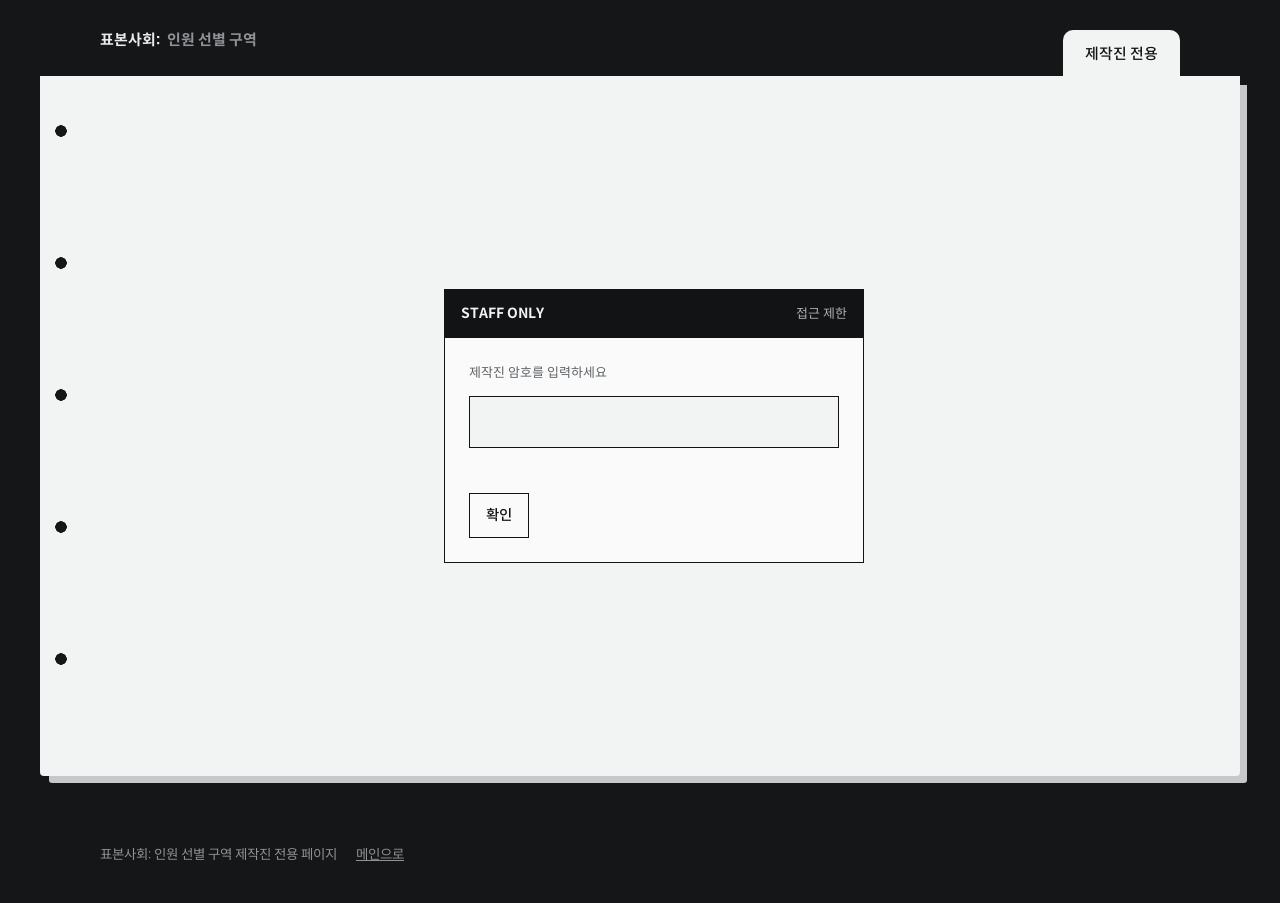
<file: staff.html>
<!doctype html><html lang="ko"><head><meta charset=utf-8><meta name=viewport content="width=device-width,initial-scale=1,viewport-fit=cover"><meta name="robots" content="noindex,nofollow"><title>표본사회 제작진</title>
<link rel="preconnect" href="https://fonts.googleapis.com">
<link rel="stylesheet" href="https://fonts.googleapis.com/css2?family=Noto+Serif+KR:wght@400;600;700;900&display=swap">
<style>@font-face{font-family:'Spoqa Han Sans Neo';font-weight:400;font-display:swap;src:url('fonts/SpoqaHanSansNeo-Regular.woff2') format('woff2')}@font-face{font-family:'Spoqa Han Sans Neo';font-weight:500;font-display:swap;src:url('fonts/SpoqaHanSansNeo-Medium.woff2') format('woff2')}@font-face{font-family:'Spoqa Han Sans Neo';font-weight:700;font-display:swap;src:url('fonts/SpoqaHanSansNeo-Bold.woff2') format('woff2')}
/* 제작진 전용: 입소 검사 결과·배정 관리. 본 사이트(index.html)와 같은 토큰 */
:root{
  --bg:#F2F3F3; --paper:#FAFAFA; --ink:#111315; --muted:#5D6266; --line:#D2D5D7;
  --accent:#111315; --accent-ink:#FAFAFA; --stamp:#C3161C; --tint:#E6E8E9;
  --desk:#151618; --desk-ink:#E9EAEA; --desk-muted:#8F9396; --tab:#C6C8C9;
  --display:"Noto Serif KR","Nanum Myeongjo",serif;
  --body:"Spoqa Han Sans Neo","Apple SD Gothic Neo","Malgun Gothic",sans-serif;
  --mono:var(--body);color-scheme:light}
@media (prefers-color-scheme: dark){:root:not([data-theme="light"]){
  --bg:#0E0F10; --paper:#161718; --ink:#E9EAEA; --muted:#979B9E; --line:#2B2D2F;
  --accent:#E9EAEA; --accent-ink:#0E0F10; --stamp:#E5484D; --tint:#1D1F21; --desk:#060607; --tab:#2B2D2F; color-scheme:dark}}
*{box-sizing:border-box}
body{background:var(--bg);color:var(--ink);font-family:var(--body);font-size:16px;line-height:1.7;margin:0;word-break:normal;overflow-wrap:anywhere}
h1,h2,h3{margin:0;font-weight:700}p{margin:0}a{color:inherit}
button,input,textarea{font:inherit;color:inherit}
a:focus-visible,button:focus-visible{outline:2px solid var(--stamp);outline-offset:2px}
.container{max-width:1120px;margin:0 auto;padding-inline:20px}
.label{font-family:var(--body);font-size:13px;color:var(--muted)}
body{background:var(--desk);min-height:100svh;display:flex;flex-direction:column}
footer{margin-top:auto}
.site-head{background:var(--desk);color:var(--desk-ink)}
.site-head .label{color:var(--desk-muted)}
.brand b{color:var(--desk-ink)}.brand span{color:var(--desk-muted)}
main{position:relative;width:100%;max-width:1200px;margin:0 auto 40px;background:var(--bg);border-radius:0 0 4px 4px;box-shadow:8px 8px 0 -1px var(--tab)}
main::before{content:"";position:absolute;left:14px;top:48px;bottom:48px;width:14px;background:radial-gradient(circle at 7px 7px,var(--desk) 5.5px,transparent 6px) 0 0/14px 132px repeat-y;pointer-events:none}
@media (min-width:1241px){main{padding-left:28px}}
@media (max-width:1240px){main{width:auto;margin-inline:16px}main::before{display:none}}
@media (max-width:860px){main{margin:0 0 24px;box-shadow:0 8px 0 -1px var(--tab)}}
.head-row{min-height:76px;display:flex;align-items:flex-end;justify-content:space-between;gap:16px;padding-top:16px}
.brand{align-self:center;padding-bottom:12px}
.nav{display:flex;gap:4px}
.nav button,.nav .tab{margin:0;background:var(--tab);color:var(--ink);font:inherit;font-size:15px;font-weight:500;padding:11px 22px 10px;border:0;border-radius:10px 10px 0 0;white-space:nowrap;cursor:pointer;transition:background-color .15s}
.nav button:hover{background:color-mix(in srgb,var(--tab) 45%,var(--bg))}
.nav button.on,.nav .tab{background:var(--bg);cursor:default;text-align:center}
body:not(.unlocked) .nav button,body.unlocked .nav .tab{display:none}
@media (max-width:640px){.head-row{flex-wrap:wrap;row-gap:16px}.nav{width:100%}.nav button,.nav .tab{flex:1;padding-inline:8px}}
/* 한 번에 한 구역만 */
#board .sec{display:none;border-top:0}
#board .sec.on{display:block}
.brand{display:inline-flex;align-items:baseline;gap:.45em;text-decoration:none;white-space:nowrap}
.brand b{font-weight:700;font-size:15px}
.brand span{font-weight:700;font-size:15px}
.btn{background:none;border:1.5px solid var(--ink);padding:9px 16px;cursor:pointer;font-size:14.5px;font-weight:500;white-space:nowrap}
.btn:hover:not(:disabled){background:var(--ink);color:var(--bg)}
.btn:disabled{opacity:.45;cursor:wait}
.btn.sm{padding:5px 10px;font-size:13px;border-width:1px}
.btn.warn{border-color:var(--stamp);color:var(--stamp)}
.btn.warn:hover:not(:disabled){background:var(--stamp);color:var(--paper)}
.sec{padding-block:56px;border-top:1px solid var(--line)}
.sec:first-child{border-top:0}
.sec-head{display:grid;gap:6px;margin-bottom:24px}
.sec-head h2{font-family:var(--display);font-size:clamp(24px,3.2vw,34px);line-height:1.2;background:var(--ink);color:var(--bg);padding:12px 22px 14px}
.sec-head p{color:var(--muted)}
.card{background:var(--paper);border:1.5px solid var(--ink)}
.card>header{display:flex;justify-content:space-between;align-items:center;gap:12px;padding:12px 16px;background:var(--ink);color:var(--bg)}
.card>header .label{color:color-mix(in srgb,var(--bg) 70%,var(--ink))}
.card>header b{font-weight:700;font-size:14px}
.err{min-height:1.5em;font-size:14px;color:var(--stamp)}
.ok{font-size:14px;color:var(--ink)}
/* lock */
.lock{min-height:calc(100svh - 200px);display:grid;place-items:center;padding:24px 16px}
.lock .card{width:min(420px,100%)}
.lock form{padding:24px;display:grid;gap:12px}
.lock input{font-family:var(--mono);font-size:18px;letter-spacing:.1em;padding:10px 12px;border:1.5px solid var(--ink);background:var(--bg);width:100%}
.lock .btn{justify-self:start}
/* stats */
.stats{display:grid;grid-template-columns:repeat(4,1fr)}
.stats div{padding:16px;border-right:1px solid var(--line);display:grid;gap:2px}
.stats div:last-child{border-right:0}
.stats strong{font-family:var(--display);font-weight:900;font-size:clamp(34px,5vw,48px);font-variant-numeric:tabular-nums;line-height:1.2}
.toolbar{display:flex;flex-wrap:wrap;gap:10px;align-items:center;padding:14px 16px;border-top:1px solid var(--line)}
.switch{display:inline-flex;align-items:center;gap:10px;cursor:pointer;font-weight:500}
.switch input{width:18px;height:18px;accent-color:var(--stamp)}
@media (max-width:640px){.stats{grid-template-columns:1fr 1fr}.stats div:nth-child(2){border-right:0}.stats div:nth-child(-n+2){border-bottom:1px solid var(--line)}}
/* tables */
.tbl{overflow-x:auto}
table{border-collapse:collapse;width:100%;font-size:15px}
th,td{text-align:left;padding:12px 14px;border-bottom:1px solid var(--line);vertical-align:middle}
th{font-family:var(--body);font-size:13px;font-weight:500;color:var(--muted);border-bottom:1.5px solid var(--ink);white-space:nowrap}
tr:last-child td{border-bottom:0}
.mono{font-family:var(--mono);letter-spacing:.12em;font-variant-numeric:tabular-nums;white-space:nowrap}
.acc{color:var(--stamp)}
.nk{font-family:var(--display);font-weight:600;font-size:20px;white-space:nowrap}
.nk button{background:none;border:0;padding:0;font:inherit;color:inherit;cursor:pointer;text-decoration:underline;text-underline-offset:4px}
.nk button:hover{color:var(--stamp)}
.muted{color:var(--muted)}
.pw-row{display:flex;gap:6px;align-items:center}
.pw-row input{font-family:var(--mono);letter-spacing:.08em;width:12em;min-width:0;padding:5px 8px;border:1px solid var(--line);background:var(--bg)}
.chars-tbl .pw-row input{flex:1}
@media (max-width:640px){
.chars-tbl thead{display:none}
.chars-tbl tr{display:grid;grid-template-columns:auto minmax(0,1fr) auto auto;gap:8px 12px;align-items:center;padding:14px 16px;border-bottom:1px solid var(--line)}
.chars-tbl tr:last-child{border-bottom:0}
.chars-tbl td{padding:0;border:0}
.chars-tbl td:nth-child(5),.chars-tbl td:nth-child(6){grid-column:1/-1;display:grid;grid-template-columns:5.5em minmax(0,1fr);gap:10px;align-items:center}
.chars-tbl td:nth-child(5)::before{content:"파일 암호"}
.chars-tbl td:nth-child(6)::before{content:"배정된 사람"}
.chars-tbl td:nth-child(5)::before,.chars-tbl td:nth-child(6)::before{font-size:13px;color:var(--muted)}
.chars-tbl .pw-row input{width:auto}
}
.acts{display:flex;gap:6px;flex-wrap:wrap}
.empty{padding:28px 16px;color:var(--muted);text-align:center}
textarea{width:100%;min-height:9em;padding:12px;border:0;border-bottom:1px solid var(--line);background:var(--paper);resize:vertical;line-height:1.7;display:block}
.chips{display:flex;flex-wrap:wrap;gap:6px;padding:14px 16px 0}
.chip{display:inline-flex;align-items:center;gap:4px;border:1px solid var(--line);padding:1px 4px 1px 10px;font-size:14px}
.chip button{background:none;border:0;width:22px;height:22px;line-height:1;font-size:16px;cursor:pointer;color:var(--muted)}
.chip button:hover{color:var(--stamp)}
.chip.done{border-color:var(--ink);color:var(--ink);font-weight:500}
/* detail */
tr.detail td{background:var(--bg);padding:20px 16px}
.detail-grid{display:grid;grid-template-columns:minmax(0,1fr) minmax(0,1.4fr);gap:28px}
.axes{display:grid;gap:14px}
.axis{display:grid;grid-template-columns:2.2em 1fr 2.2em;gap:10px;align-items:center;font-family:var(--mono);font-size:14px}
.axis .r{text-align:right}
.axis .on{color:var(--stamp);font-weight:700}
.bar{position:relative;height:10px;background:var(--line)}
.bar::before{content:"";position:absolute;left:50%;top:-4px;bottom:-4px;width:1px;background:var(--ink)}
.bar i{position:absolute;top:-4px;width:6px;height:18px;margin-left:-3px;background:var(--stamp)}
.dist{margin-top:6px;font-size:13.5px;color:var(--muted);display:grid;gap:2px}
.dist b{font-weight:500;color:var(--ink)}
.answers{margin:0;padding:0;list-style:none;display:grid;gap:2px;font-size:14px;counter-reset:q}
.answers li{display:grid;grid-template-columns:2.4em 1fr 6.5em;gap:8px;padding:3px 0;border-bottom:1px dashed var(--line)}
.answers li::before{counter-increment:q;content:counter(q,decimal-leading-zero);font-family:var(--mono);color:var(--muted)}
.answers li span:last-child{color:var(--stamp);text-align:right;white-space:nowrap}
@media (max-width:820px){.detail-grid{grid-template-columns:1fr}}
footer{padding-block:28px 36px;color:var(--desk-muted);font-size:13.5px}
[hidden]{display:none!important}
</style></head><body>
<header class="site-head"><div class="container head-row">
  <a class="brand" href="./"><b>표본사회:</b> <span>인원 선별 구역</span></a>
  <nav class="nav" id="nav" aria-label="제작진 메뉴"><span class="tab" aria-current="page">제작진 전용</span><button type="button" data-tab="status">현황</button><button type="button" data-tab="results">결과</button><button type="button" data-tab="chars">배정</button><button type="button" data-tab="people">명단</button></nav>
</div></header>

<main>
  <div class="lock" id="lock">
    <div class="card"><header><b>STAFF ONLY</b><span class="label">접근 제한</span></header>
      <form id="lock-form">
        <label class="label" for="lock-pw">제작진 암호를 입력하세요</label>
        <input type="password" id="lock-pw" lang="en" autocomplete="off" autocapitalize="off" autocorrect="off" spellcheck="false" required>
        <span class="err" id="lock-err" aria-live="polite"></span>
        <button type="submit" class="btn" id="lock-go">확인</button>
      </form>
    </div>
  </div>

  <div class="container" id="board" hidden>
    <section class="sec" id="status">
      <div class="sec-head"><h2>검사 현황</h2></div>
      <div class="card">
        <div class="stats">
          <div><span class="label">명단</span><strong id="st-people">0</strong></div>
          <div><span class="label">검사 완료</span><strong id="st-done">0</strong></div>
          <div><span class="label">남은 표본</span><strong id="st-left">0</strong></div>
          <div><span class="label">접수</span><strong id="st-open">-</strong></div>
        </div>
        <div class="toolbar">
          <label class="switch"><input type="checkbox" id="open-chk"> 검사 받기 열기</label>
          <span style="flex:1"></span>
          <button type="button" class="btn sm" id="reload">새로 고침</button>
          <button type="button" class="btn sm" id="lock-out">잠그기</button>
        </div>
      </div>
      <p class="err" id="board-err" aria-live="polite" style="margin-top:8px"></p>
    </section>

    <section class="sec" id="results">
      <div class="sec-head"><h2>결과 기록</h2></div>
      <div class="card">
        <div class="tbl"><table><thead><tr><th>순서</th><th>이름</th><th>코드</th><th>강도</th><th>배정</th><th>제출 시각</th><th>관리</th></tr></thead><tbody id="res-body"></tbody></table></div>
        <div class="toolbar"><button type="button" class="btn sm" id="all-img">전체 이미지 저장</button><button type="button" class="btn sm" id="all-csv">CSV 저장</button></div>
      </div>
    </section>

    <section class="sec" id="chars">
      <div class="sec-head"><h2>표본 배정 현황</h2></div>
      <div class="card"><div class="tbl"><table class="chars-tbl"><thead><tr><th>표본</th><th>캐릭터</th><th>코드</th><th>강도</th><th>참가자 파일 암호</th><th>배정된 사람</th></tr></thead><tbody id="char-body"></tbody></table></div></div>
    </section>

    <section class="sec" id="people">
      <div class="sec-head"><h2>참가자 명단</h2></div>
      <div class="card">
        <div class="chips" id="chips"></div>
        <form class="toolbar" id="people-form"><input id="people" autocomplete="off" spellcheck="false" placeholder="이름 입력 후 Enter" aria-label="추가할 이름" style="flex:1;min-width:10em;padding:8px 10px;border:1px solid var(--line);background:var(--paper)"><button type="submit" class="btn sm" id="people-save">추가</button></form>
        <div class="toolbar"><button type="button" class="btn sm warn" id="people-clear">명단 전체 삭제</button><span class="ok" id="people-ok" aria-live="polite"></span></div>
      </div>
    </section>
  </div>
</main>
<footer><div class="container">표본사회: 인원 선별 구역 제작진 전용 페이지 <a href="./" style="margin-left:16px">메인으로</a></div></footer>

<script src="test.js?v=20261112k"></script>
<script>
(function(){
var API="https://uqxsqolcidnypqnxmcwo.supabase.co/rest/v1/rpc/",KEY="sb_publishable_AxXOh5W_XIvEu6QjUbQyOQ_Ph4FLcse";
function rpc(fn,body){return fetch(API+fn,{method:"POST",headers:{"Content-Type":"application/json",apikey:KEY,Authorization:"Bearer "+KEY},body:JSON.stringify(body)})
  .then(function(r){if(!r.ok)throw new Error(r.status);return r.json()})}
var Q=window.SS_Q||[],OPT=window.SS_OPT||[];
var LT=["R","E","U","O"],RT=["P","W","I","C"],AX=[{R:"전통",P:"변화"},{E:"경쟁",W:"분배"},{U:"집단",I:"개인"},{O:"인정",C:"배제"}],AXN=["젠더·성","경제","질서","신념"];
var PWK="ss_staff_pw",pw="",data=null,openRow=null;
function esc(s){return String(s==null?"":s).replace(/&/g,"&amp;").replace(/</g,"&lt;").replace(/>/g,"&gt;").replace(/"/g,"&quot;")}
function pad(n){return String(n).padStart(2,"0")}
function when(t){var d=new Date(t);return (d.getMonth()+1)+". "+d.getDate()+". "+pad(d.getHours())+":"+pad(d.getMinutes())+":"+pad(d.getSeconds())}
function $(id){return document.getElementById(id)}

/* 한글 자판으로 쳐도 같은 자리의 영문 키로 바꿔 넣음 (두벌식) — index.html과 같은 표 */
var toEng=window.ssToEng;
var inp=$("lock-pw");
function engInput(e){if(e&&e.isComposing)return;var v=toEng(inp.value);if(v!==inp.value){inp.value=v;inp.setSelectionRange(v.length,v.length)}}
inp.addEventListener("input",engInput);inp.addEventListener("compositionend",function(){setTimeout(engInput,0)});

function enter(p,quiet){
  $("lock-go").disabled=true;$("lock-err").textContent="";
  return rpc("ss_staff",{p_pw:p}).then(function(r){
    if(r.error){try{sessionStorage.removeItem(PWK)}catch(e){}if(!quiet){$("lock-err").textContent="암호가 일치하지 않습니다.";inp.select()}return}
    pw=p;try{sessionStorage.setItem(PWK,p)}catch(e){}
    $("lock").hidden=true;$("board").hidden=false;document.body.classList.add("unlocked");tab((location.hash||"").slice(1));draw(r)
  },function(){$("lock-err").textContent="연결에 실패했습니다."}).then(function(){$("lock-go").disabled=false})}
$("lock-form").addEventListener("submit",function(e){e.preventDefault();inp.value=toEng(inp.value);enter(inp.value)});
try{var s0=sessionStorage.getItem(PWK);if(s0)enter(s0,true)}catch(e){}
$("lock-out").addEventListener("click",function(){try{sessionStorage.removeItem(PWK)}catch(e){}pw="";data=null;$("board").hidden=true;$("lock").hidden=false;document.body.classList.remove("unlocked");inp.value="";inp.focus()});

function tab(t){var TABS=["status","results","chars","people"];if(TABS.indexOf(t)<0)t="status";
  TABS.forEach(function(k){$(k).classList.toggle("on",k===t)});
  document.querySelectorAll("#nav [data-tab]").forEach(function(b){var on=b.dataset.tab===t;b.classList.toggle("on",on);if(on)b.setAttribute("aria-current","page");else b.removeAttribute("aria-current")});
  if(location.hash!=="#"+t)history.replaceState(null,"","#"+t);window.scrollTo(0,0)}
document.querySelectorAll("#nav [data-tab]").forEach(function(b){b.addEventListener("click",function(){tab(b.dataset.tab)})});

function act(what,body,btn){
  if(btn)btn.disabled=true;$("board-err").textContent="";
  return rpc("ss_staff_set",{p_pw:pw,p_what:what,p_data:body}).then(function(r){
    if(r.error){$("board-err").textContent=r.error==="pw"?"암호가 바뀌었습니다. 다시 잠금 해제하세요.":"처리하지 못했습니다.";return false}
    draw(r);return true},function(){$("board-err").textContent="연결에 실패했습니다.";return false}).then(function(ok){if(btn)btn.disabled=false;return ok})}
$("reload").addEventListener("click",function(){var b=this;b.disabled=true;rpc("ss_staff",{p_pw:pw}).then(function(r){if(!r.error)draw(r)}).then(function(){b.disabled=false})});
$("open-chk").addEventListener("change",function(){act("open",{open:this.checked},this)});

function charOf(no){return (data.chars||[]).filter(function(c){return c.no===no})[0]||{}}
function signed(c){return c.code.split("").map(function(l,k){return (+c.strength[k])*(l===LT[k]?1:-1)})}
function distances(r){var v=r.sums.map(function(x){return x/3});
  return data.chars.map(function(c){var s=signed(c),d=0;for(var k=0;k<4;k++)d+=Math.abs(v[k]-s[k]);return {c:c,d:d}}).sort(function(a,b){return a.d-b.d})}

function draw(r){
  data=r;var res=r.results||[],chars=r.chars||[];
  $("st-people").textContent=(r.people||[]).length;$("st-done").textContent=res.length;
  $("st-left").textContent=chars.length-res.filter(function(x){return x.char_no}).length;
  $("st-open").textContent=r.open?"열림":"닫힘";$("open-chk").checked=!!r.open;
  /* 결과 */
  var tb=$("res-body");
  if(!res.length)tb.innerHTML='<tr><td colspan="7" class="empty">아직 검사를 마친 사람이 없습니다.</td></tr>';
  else tb.innerHTML=res.map(function(x,i){var c=charOf(x.char_no);
    return '<tr data-i="'+i+'" style="cursor:pointer"><td class="mono muted">'+pad(i+1)+'</td><td><b>'+esc(x.name)+'</b></td><td class="mono acc">'+esc(x.code)+'</td><td class="mono">'+esc(x.strength)+'</td>'+
      '<td><span class="nk">'+esc(c.nick||"-")+'</span> <span class="mono muted">'+(c.no?pad(c.no):"")+'</span></td><td class="mono muted">'+when(x.at)+'</td>'+
      '<td><div class="acts"><button type="button" class="btn sm" data-img="'+i+'">이미지 저장</button><button type="button" class="btn sm warn" data-del="'+i+'">기록 삭제</button></div></td></tr>'+
      '<tr class="detail" data-d="'+i+'"'+(openRow===x.name?'':' hidden')+'><td colspan="7">'+detail(x)+'</td></tr>'}).join("");
  tb.querySelectorAll("tr[data-i]").forEach(function(tr){tr.addEventListener("click",function(e){if(e.target.closest("button"))return;
    var i=tr.dataset.i,d=tb.querySelector('tr[data-d="'+i+'"]');d.hidden=!d.hidden;openRow=d.hidden?null:res[i].name})});
  tb.querySelectorAll("[data-img]").forEach(function(b){b.addEventListener("click",function(){saveImg(res[+b.dataset.img])})});
  tb.querySelectorAll("[data-del]").forEach(function(b){b.addEventListener("click",function(){var x=res[+b.dataset.del];
    if(window.confirm(x.name+"님의 검사 기록을 지울까요?\n배정된 표본("+(charOf(x.char_no).nick||"-")+")이 다시 비고, 이 이름으로 검사를 다시 받을 수 있습니다."))act("reset",{name:x.name},b)})});
  /* 배정 */
  $("char-body").innerHTML=chars.map(function(c){var who=res.filter(function(x){return x.char_no===c.no})[0];
    return '<tr><td class="mono muted">'+pad(c.no)+'</td><td class="nk"><button type="button" data-open="'+c.no+'" title="암호 없이 캐릭터 파일 열기">'+esc(c.nick)+'</button></td><td class="mono acc">'+esc(c.code)+'</td><td class="mono">'+esc(c.strength)+'</td>'+
      '<td><div class="pw-row"><input type="text" data-no="'+c.no+'" value="'+esc(c.file_pw)+'" spellcheck="false" autocomplete="off" aria-label="'+esc(c.nick)+' 파일 암호"><button type="button" class="btn sm" data-pw="'+c.no+'">저장</button></div></td>'+
      '<td>'+(who?'<b>'+esc(who.name)+'</b>':'<span class="muted">비어 있음</span>')+'</td></tr>'}).join("");
  $("char-body").querySelectorAll("[data-open]").forEach(function(b){b.addEventListener("click",function(){var c=charOf(+b.dataset.open);
    try{localStorage.setItem("ss_open",JSON.stringify({no:pad(c.no),pw:c.file_pw,t:Date.now()}))}catch(e){}
    window.open("./","_blank")})});
  $("char-body").querySelectorAll("[data-pw]").forEach(function(b){b.addEventListener("click",function(){
    var v=$("char-body").querySelector('input[data-no="'+b.dataset.pw+'"]').value.trim();act("file_pw",{no:+b.dataset.pw,file_pw:v},b)})});
  /* 명단 */
  var done={};res.forEach(function(x){done[x.name]=1});
  $("chips").innerHTML=(r.people||[]).map(function(n,i){return '<span class="chip'+(done[n]?' done':'')+'">'+esc(n)+(done[n]?' · 완료':'')+'<button type="button" data-rm="'+i+'" aria-label="'+esc(n)+' 명단에서 삭제">×</button></span>'}).join("")||'<span class="muted" style="font-size:14px;display:inline-block;padding-bottom:10px">명단이 비어 있습니다. 명단이 비어 있으면 누구도 검사를 받을 수 없습니다.</span>';
}
function detail(x){
  var bars=x.sums.map(function(s,k){var lt=LT[k],rt=RT[k],on=x.code[k];
    return '<div class="axis"><span class="'+(on===lt?'on':'')+'">'+lt+'</span><div class="bar" title="'+AXN[k]+' '+s+'"><i style="left:'+(50-s/9*50)+'%"></i></div><span class="r '+(on===rt?'on':'')+'">'+rt+'</span></div>'}).join("");
  var ds=distances(x).map(function(o){return '<span><b>'+esc(o.c.nick)+'</b> '+o.c.code+' '+o.c.strength+' · 차이 '+o.d.toFixed(2)+(o.c.no===x.char_no?' · 배정':'')+'</span>'}).join("");
  var an=x.answers.map(function(a,i){return '<li><span>'+esc(Q[i]||"")+'</span><span>'+a+' '+esc(OPT[a-1]||"")+'</span></li>'}).join("");
  return '<div class="detail-grid"><div><span class="label">축별 점수 (왼쪽 앞 글자 · 오른쪽 뒤 글자)</span><div class="axes" style="margin-top:12px">'+bars+'</div>'+
    '<p class="label" style="margin-top:22px">표본별 차이 (작을수록 가까움)</p><div class="dist">'+ds+'</div></div>'+
    '<div><span class="label">답변 12문항</span><ol class="answers" style="margin-top:8px">'+an+'</ol></div></div>';
}
$("chips").addEventListener("click",function(e){var b=e.target.closest("[data-rm]");if(!b||!data)return;
  var n=data.people[+b.dataset.rm],x=(data.results||[]).filter(function(r){return r.name===n})[0];
  if(window.confirm(x?n+"님을 명단에서 지울까요?\n검사 기록도 함께 지워지고, 배정된 표본("+(charOf(x.char_no).nick||"-")+")이 다시 빕니다.":n+"님을 명단에서 지울까요?"))act("remove",{name:n},b)});
$("people-clear").addEventListener("click",function(){if(!data)return;var n=(data.people||[]).length,d=(data.results||[]).length;
  if(!n){$("people-ok").textContent="명단이 이미 비어 있습니다.";return}
  if(window.confirm("명단 "+n+"명을 모두 지울까요?"+(d?"\n검사 기록 "+d+"건도 함께 지워지고, 모든 표본이 다시 빕니다.":"")))act("clear",{},this)});
$("people-form").addEventListener("submit",function(e){e.preventDefault();if(!data)return;
  var add=$("people").value.split(/[\n,]/).map(function(s){return s.trim()}).filter(Boolean),cur=data.people||[];
  if(!add.length)return;
  var names=cur.concat(add.filter(function(n,i){return cur.indexOf(n)<0&&add.indexOf(n)===i}));
  if(names.length===cur.length){$("people-ok").textContent="이미 명단에 있습니다.";return}
  act("people",{names:names},$("people-save")).then(function(ok){if(ok){$("people").value="";$("people-ok").textContent=(names.length-cur.length)+"명 추가했습니다.";setTimeout(function(){$("people-ok").textContent=""},2000)}$("people").focus()})});

/* CSV */
$("all-csv").addEventListener("click",function(){if(!data)return;
  var head=["순서","이름","코드","강도","배정 표본","배정 캐릭터","제출 시각","1축","2축","3축","4축"].concat(Q.map(function(_,i){return "Q"+pad(i+1)}));
  var rows=(data.results||[]).map(function(x,i){var c=charOf(x.char_no);
    return [i+1,x.name,x.code,"'"+x.strength,c.no?pad(c.no):"",c.nick||"",new Date(x.at).toLocaleString("ko-KR")].concat(x.sums,x.answers)});
  var csv="﻿"+[head].concat(rows).map(function(r){return r.map(function(v){v=String(v);return /[",\n]/.test(v)?'"'+v.replace(/"/g,'""')+'"':v}).join(",")}).join("\r\n");
  download(new Blob([csv],{type:"text/csv"}),"표본사회_입소검사_결과.csv")});
function download(blob,name){var a=document.createElement("a");a.href=URL.createObjectURL(blob);a.download=name;document.body.appendChild(a);a.click();
  setTimeout(function(){URL.revokeObjectURL(a.href);a.remove()},1000)}

/* 결과 이미지 (1080×1350 PNG) */
var C={bg:"#F2F3F3",paper:"#FAFAFA",ink:"#111315",muted:"#5D6266",line:"#D2D5D7",accent:"#C3161C",stamp:"#C3161C"};
var SERIF='"Noto Serif KR",serif',SANS='"Spoqa Han Sans Neo","Malgun Gothic",sans-serif';
function fontsReady(){if(!document.fonts)return Promise.resolve();
  return Promise.all(['900 80px "Noto Serif KR"','700 40px "Noto Serif KR"','400 20px "Spoqa Han Sans Neo"','500 20px "Spoqa Han Sans Neo"','700 20px "Spoqa Han Sans Neo"'].map(function(f){return document.fonts.load(f,"표본사회AB12")})).catch(function(){})}
function render(x){
  var W=1080,H=1350,cv=document.createElement("canvas");cv.width=W;cv.height=H;var g=cv.getContext("2d"),c=charOf(x.char_no);
  g.fillStyle=C.bg;g.fillRect(0,0,W,H);
  var P=64;g.fillStyle=C.paper;g.fillRect(P,P,W-2*P,H-2*P);g.strokeStyle=C.ink;g.lineWidth=3;g.strokeRect(P,P,W-2*P,H-2*P);
  g.textBaseline="alphabetic";
  /* 머리 */
  g.fillStyle=C.ink;g.font='500 22px '+SANS;g.fillText("SPECIMEN "+(c.no?pad(c.no):"--"),P+36,P+52);
  g.fillStyle=C.muted;g.textAlign="right";g.fillText("입소 전 검사 결과",W-P-36,P+52);g.textAlign="left";
  g.fillStyle=C.ink;g.fillRect(P,P+82,W-2*P,3);
  /* 이름 */
  g.fillStyle=C.muted;g.font='500 22px '+SANS;g.fillText("참가자",P+56,P+150);
  g.fillStyle=C.ink;g.font='900 88px '+SERIF;g.fillText(x.name,P+56,P+250,W-2*P-112);
  /* 코드 칸 */
  var y=P+310,sz=150,gap=22,x0=(W-(sz*4+gap*3))/2;
  g.fillStyle=C.muted;g.font='500 22px '+SANS;g.fillText("사상 코드",P+56,y+10);
  y+=36;
  for(var k=0;k<4;k++){var sx=x0+k*(sz+gap);
    g.fillStyle=C.bg;g.fillRect(sx,y,sz,sz+10);g.strokeStyle=C.accent;g.lineWidth=2.5;g.strokeRect(sx,y,sz,sz+10);
    g.fillStyle=C.accent;g.font='500 96px '+SANS;g.textAlign="center";g.fillText(x.code[k],sx+sz/2,y+112);
    g.fillStyle=C.muted;g.font='400 22px '+SANS;g.fillText(AX[k][x.code[k]]||"",sx+sz/2,y+sz+44);
    g.strokeStyle=C.line;g.lineWidth=2;g.fillStyle=C.bg;g.fillRect(sx+sz/2-44,y+sz+66,88,88);g.strokeRect(sx+sz/2-44,y+sz+66,88,88);
    g.fillStyle=C.ink;g.font='500 52px '+SANS;g.fillText(x.strength[k],sx+sz/2,y+sz+128);g.textAlign="left"}
  /* 축 막대 */
  y+=sz+200;
  g.fillStyle=C.line;g.fillRect(P+56,y,W-2*P-112,2);y+=48;
  for(k=0;k<4;k++){var bx=P+230,bw=W-2*P-230-110,by=y+k*58;
    g.fillStyle=C.muted;g.font='400 22px '+SANS;g.fillText(AXN[k],P+56,by+8);
    g.font='700 22px '+SANS;g.fillStyle=x.code[k]===LT[k]?C.accent:C.muted;g.textAlign="right";g.fillText(LT[k],bx-16,by+8);
    g.fillStyle=x.code[k]===RT[k]?C.accent:C.muted;g.textAlign="left";g.fillText(RT[k],bx+bw+16,by+8);
    g.fillStyle=C.line;g.fillRect(bx,by-6,bw,12);g.fillStyle=C.ink;g.fillRect(bx+bw/2-1,by-14,2,28);
    var mx=bx+bw*(0.5-x.sums[k]/9);g.fillStyle=C.accent;g.fillRect(mx-5,by-16,10,32)}
  /* 배정 */
  y+=4*58+20;
  g.fillStyle=C.ink;g.fillRect(P,y,W-2*P,3);
  g.fillStyle=C.muted;g.font='500 22px '+SANS;g.fillText("배정 표본",P+56,y+66);
  g.fillStyle=C.ink;g.font='900 96px '+SERIF;g.fillText(c.nick||"-",P+56,y+170);
  g.fillStyle=C.accent;g.font='500 30px '+SANS;g.textAlign="right";g.fillText((c.code||"")+"  "+(c.strength||""),W-P-56,y+166);
  g.fillStyle=C.muted;g.font='400 20px '+SANS;g.fillText(when(x.at)+" 제출",W-P-56,y+66);g.textAlign="left";
  /* 바닥 */
  g.fillStyle=C.muted;g.font='400 20px '+SANS;g.fillText("표본사회: 인원 선별 구역 · 제작진 전용 기록",P,H-22);
  return cv}
function saveImg(x){return fontsReady().then(function(){return new Promise(function(ok){render(x).toBlob(function(b){
  download(b,"표본사회_입소검사_"+(charOf(x.char_no).no?pad(charOf(x.char_no).no)+"_":"")+x.name+".png");setTimeout(ok,400)},"image/png")})})}
$("all-img").addEventListener("click",function(){if(!data)return;var b=this,list=(data.results||[]).slice();b.disabled=true;
  list.reduce(function(p,x){return p.then(function(){return saveImg(x)})},Promise.resolve()).then(function(){b.disabled=false})});
})();
</script>
</body></html>
</file>
<file: file.css>
/* 참가자 파일(시크릿 페이지) — 인물 파일 아티팩트의 스타일을 #secret 안으로 한정. secret-src/port.mjs 로 생성 */
#secret .file-head{padding-block:48px 56px}
#secret .fh-grid{display:grid;grid-template-columns:1.15fr 1fr;gap:48px;align-items:end}
#secret .fh-grid>*{min-width:0}
#secret .fh-no{display:flex;gap:12px;align-items:center;flex-wrap:wrap}
#secret .big{font-family:var(--display);font-size:clamp(64px,12vw,136px);line-height:.95;letter-spacing:-.01em;margin-top:12px}
#secret .verdict{display:inline-block;margin-top:22px;font-weight:700;font-size:clamp(17px,2.2vw,20px);padding:6px 14px;border:1.5px solid var(--ink)}
#secret .verdict.guilty{font-family:"Black Han Sans",var(--body);font-weight:400;letter-spacing:.02em;color:var(--stamp);border:4px double var(--stamp);transform:rotate(-2deg);font-size:clamp(22px,3vw,30px)}
#secret .order{margin-top:14px;font-weight:500}
#secret .access{margin-top:18px;font-size:14px;color:var(--muted);border-left:3px solid var(--stamp);padding-left:12px}
#secret .access em{font-style:normal;color:var(--stamp)}
#secret .label-card{background:var(--paper);border:1.5px solid var(--ink);display:grid}
#secret .label-card header{display:flex;justify-content:space-between;align-items:center;padding:12px 16px;border-bottom:1.5px solid var(--ink)}
#secret .label-card header b{font-family:var(--mono);font-weight:500;font-size:13px;letter-spacing:.1em}
#secret .facts{margin:0}
#secret .facts div{display:grid;grid-template-columns:4.5em 1fr;gap:12px;padding:12px 16px;border-bottom:1px solid var(--line);font-size:15px}
#secret .facts dt{color:var(--muted)}
#secret .facts dd{margin:0;min-width:0}
#secret .code-box{padding:16px;display:grid;gap:10px}
#secret .code-rows{display:grid;grid-template-columns:auto 1fr;gap:8px 14px;align-items:center}
#secret .row-label{font-family:var(--mono);font-size:12px;letter-spacing:.1em;color:var(--muted)}
#secret .code-row{display:flex;gap:8px}
#secret .slot{font-family:var(--mono);font-size:26px;width:52px;height:56px;display:grid;place-items:center;border:1px solid var(--line);background:var(--bg);line-height:1;position:relative}
#secret .slot.letter{color:var(--accent);border-color:var(--accent)}
#secret .slot small{position:absolute;bottom:-18px;left:0;right:0;font-family:var(--body);font-size:11px;color:var(--muted);text-align:center;letter-spacing:0}
#secret .num-row{margin-top:14px}
#secret .num-row .slot{color:var(--muted)}
@media (max-width:820px){#secret .fh-grid{grid-template-columns:1fr;gap:32px}
}
@media (max-width:400px){#secret .slot{width:44px;height:50px;font-size:22px}
}
#secret .sec{padding-block:64px;border-top:1px solid var(--line)}
#secret .sec-head{display:grid;gap:8px;margin-bottom:28px}
#secret .sec-head h2{font-family:var(--display);font-size:clamp(28px,4vw,40px);line-height:1.2}
#secret .sec-head p{color:var(--muted)}
#secret .qs{display:grid;grid-template-columns:repeat(3,1fr);gap:16px}
#secret .qcard{background:var(--paper);border:1px solid var(--line);padding:20px;display:grid;gap:12px;align-content:start;min-width:0}
#secret .qcard .qq{font-weight:500}
#secret .qcard .qa{font-size:17px;line-height:1.65;border-left:3px solid var(--accent);padding-left:14px}
@media (max-width:900px){#secret .qs{grid-template-columns:1fr}
}
#secret .story{display:grid;grid-template-columns:200px minmax(0,1fr);gap:48px;align-items:start}
#secret .toc{position:sticky;top:calc(var(--head-h) + env(safe-area-inset-top,0px) + 24px);display:grid;gap:2px;border-left:1px solid var(--line)}
#secret .toc a{display:grid;gap:0;align-content:start;text-decoration:none;padding:8px 0 8px 16px;margin-left:-1px;border-left:2px solid transparent;color:var(--muted);font-size:14.5px}
#secret .toc a span{font-family:var(--mono);font-size:11px;letter-spacing:.1em}
#secret .toc a:hover,#secret .toc a.on{color:var(--ink);border-left-color:var(--accent)}
#secret .chapter{scroll-margin-top:calc(var(--head-h) + 20px)}
#secret .chapter+.chapter{margin-top:64px;padding-top:40px;border-top:1px dashed var(--line)}
#secret .chapter h3{font-family:var(--display);font-size:clamp(24px,3vw,30px);display:flex;gap:14px;align-items:baseline;margin-bottom:24px}
#secret .chapter h3 span{font-family:var(--mono);font-size:13px;color:var(--accent);letter-spacing:.1em}
#secret .prose{display:grid;gap:16px;font-size:16.5px;line-height:1.85}
#secret .prose em{font-style:normal;color:var(--accent)}
#secret .prose strong{font-weight:700}
#secret .prose s{color:var(--stamp);text-decoration-thickness:1.5px}
#secret .prose .voice{color:var(--accent);padding-left:14px;border-left:2px solid var(--accent)}
#secret .prose .voice em{color:inherit}
#secret .prose .loud{font-weight:700;font-size:1.06em}
#secret .prose .break{text-align:center;color:var(--muted);letter-spacing:.6em;font-family:var(--mono)}
#secret .prose .ln{white-space:pre-line}
@media (max-width:820px){#secret .story{grid-template-columns:1fr;gap:20px}
#secret .toc{position:static;display:grid;grid-auto-flow:column;grid-auto-columns:1fr;gap:6px;border-left:0}
#secret .toc a{border:1px solid var(--line);padding:6px 12px;margin:0;background:var(--paper)}
#secret .toc a:hover,#secret .toc a.on{border-color:var(--accent)}
}
#secret .tbl-wrap{border:1.5px solid var(--ink);background:var(--paper)}
#secret table{border-collapse:collapse;width:100%;table-layout:fixed;font-size:15px}
@media (max-width:640px){#secret th,#secret td{padding:10px 8px;font-size:14px}
#secret th{font-size:11px;letter-spacing:.04em}
#secret td.day{width:5rem}
}
#secret th,#secret td{text-align:left;padding:14px 16px;border-bottom:1px solid var(--line);vertical-align:top}
#secret th{font-family:var(--mono);font-size:12px;letter-spacing:.1em;font-weight:500;color:var(--muted);border-bottom:1.5px solid var(--ink)}
#secret tr:last-child td{border-bottom:0}
#secret td.day{font-family:var(--mono);white-space:nowrap;width:6.5em;color:var(--accent);font-variant-numeric:tabular-nums}
#secret thead th:first-child{width:6.5rem}
@media (max-width:640px){#secret thead th:first-child{width:5rem}
}
#secret .blank{display:block;min-height:1.7em;border-bottom:1px dashed var(--line);color:var(--muted);font-size:13px}
#secret .blank.hint{border-bottom:0}
#secret .two{display:grid;grid-template-columns:1fr 1fr;gap:32px}
#secret .two>*{min-width:0}
@media (max-width:900px){#secret .two{grid-template-columns:1fr}
}
#secret .note{margin-bottom:14px;color:var(--stamp);font-weight:500}
#secret .ev{display:grid;grid-template-columns:1fr;gap:12px}
#secret .ev-slot{border:1.5px dashed var(--line);padding:18px;display:grid;gap:6px;min-height:120px;align-content:space-between;background:color-mix(in srgb,var(--paper) 50%,transparent)}
#secret .ev-slot b{font-family:var(--mono);font-weight:500;font-size:12px;letter-spacing:.1em;color:var(--muted)}
#secret .ev-slot p{color:var(--muted);font-size:14px}
@media (max-width:640px){#secret .ev{grid-template-columns:1fr}
}
#secret .cl{display:block;white-space:pre-line}
#secret .cl+.cl{margin-top:6px}
#secret td strong{font-weight:700}
#secret td s{color:var(--stamp);text-decoration-thickness:1.5px}
#secret .tbl-scroll{overflow-x:auto}
#secret .night-tbl.four{min-width:640px}
#secret .night-tbl.four th:nth-child(2){width:9rem}
#secret .night-tbl:not(.four) th:nth-child(2){width:11rem}
#secret .ev-tbl thead th:first-child{width:11rem}
#secret td.ev-k{font-family:var(--mono);font-size:13px;color:var(--accent)}
@media (max-width:640px){#secret .ev-tbl thead th:first-child{width:7rem}
#secret .night-tbl.four th:nth-child(2){width:6rem}
#secret .night-tbl:not(.four){min-width:520px}
}
#secret .sec-head>p{max-width:60ch}
#secret .rels{display:grid;grid-template-columns:1fr;gap:12px}
#secret .rel{background:var(--paper);border:1px solid var(--line);padding:18px;display:grid;gap:10px;align-content:start;min-width:0}
#secret .rel header{display:flex;justify-content:space-between;align-items:baseline;gap:8px}
#secret .rel .nk{font-family:var(--display);font-size:26px;line-height:1.2}
#secret .rel .tag{font-family:var(--mono);font-size:11px;letter-spacing:.08em;color:var(--muted)}
#secret .rel.victim{border-color:var(--ink)}
#secret .rel.victim .tag{color:var(--stamp)}
#secret .rel ul{margin:0;padding:0;list-style:none;display:grid;gap:6px;font-size:15px}
#secret .rel li{padding-left:12px;position:relative}
#secret .rel li::before{content:"";position:absolute;left:0;top:.75em;width:4px;height:4px;background:var(--muted)}
#secret .rel s{color:var(--stamp);text-decoration-thickness:1.5px}
#secret .rel strong{font-weight:700}
#secret .p-nav{display:grid;grid-template-columns:1fr 1fr;border:1.5px solid var(--ink);background:var(--paper)}
#secret .p-nav button{background:none;border:0;padding:18px;cursor:pointer;text-align:left;display:grid;gap:2px}
#secret .p-nav button+button{border-left:1px solid var(--line);text-align:right}
#secret .p-nav button:hover{background:var(--tint)}
#secret .p-nav b{font-family:var(--display);font-weight:400;font-size:22px}
/* 사이트 공통 규칙과 겹치는 부분 정리 */
#secret .facts{background:none;border:0;align-self:auto}
#secret .facts div:last-child{border-bottom:1px solid var(--line)}
body.no-stamp .stamp{display:none!important}
/* 사이트 서체 규칙(세리프 1 + 산세리프 1, 굵기로 구분)에 맞춤 */
#secret .big{font-weight:900}
#secret .verdict.guilty{font-family:var(--display);font-weight:900}
#secret .rel .nk{font-weight:600}
@media (max-width:900px){#secret .pub-tbl thead{display:none}#secret .pub-tbl,#secret .pub-tbl tbody,#secret .pub-tbl tr{display:block}#secret .pub-tbl tr{padding:8px 0;border-bottom:1.5px solid var(--ink)}#secret .pub-tbl tr:last-child{border-bottom:0}#secret .pub-tbl td{display:grid;grid-template-columns:7em 1fr;gap:10px;border:0;padding:4px 12px;width:auto}#secret .pub-tbl td::before{content:attr(data-l);font-family:var(--mono);font-size:11px;color:var(--muted);padding-top:3px}#secret .pub-tbl td.day{display:block;font-size:15px;padding-bottom:6px}#secret .pub-tbl td.day::before{content:none}}
#secret .pub-tbl thead th:first-child{width:4.5rem}
/* 사이트 라벨 규칙: 자간·대문자 변환 없이 본문 서체 */
#secret .label,#secret .label-card header b,#secret .row-label,#secret .toc a span,#secret th,#secret .ev-slot b,#secret .rel .tag{letter-spacing:0;text-transform:none}

/* 질문 카드: Q 번호와 질문을 한 줄에 */
#secret .qcard{grid-template-columns:auto minmax(0,1fr);align-items:baseline;column-gap:10px}
#secret .qcard .qa{grid-column:1/-1}

/* 인물 서사: 양쪽 끝 맞춤, 글자 단위 줄바꿈 */
#secret .chapter p{text-align:justify;word-break:break-all}

/* 밤 행적: 목격 내용은 한 일 아래 구분선 밑에 */
#secret .night-tbl .seen{margin-top:10px;padding-top:10px;border-top:1px dashed var(--line);color:var(--muted)}
#secret .night-tbl,#secret .night-tbl:not(.four){min-width:0}
@media (max-width:640px){#secret .night-tbl:not(.four) th:nth-child(2){width:5.5rem}#secret .night-tbl td.day{width:3.6rem}}
/* 6일차 밤: 시간 칸 줄이고 장소 칸 넓힘 */
#secret .night-tbl td.day{width:4.2em}
#secret .night-tbl:not(.four) th:nth-child(2){width:14rem}
@media (max-width:640px){#secret .night-tbl td.day{width:3rem}#secret .night-tbl:not(.four) th:nth-child(2){width:7rem}}
</file>
